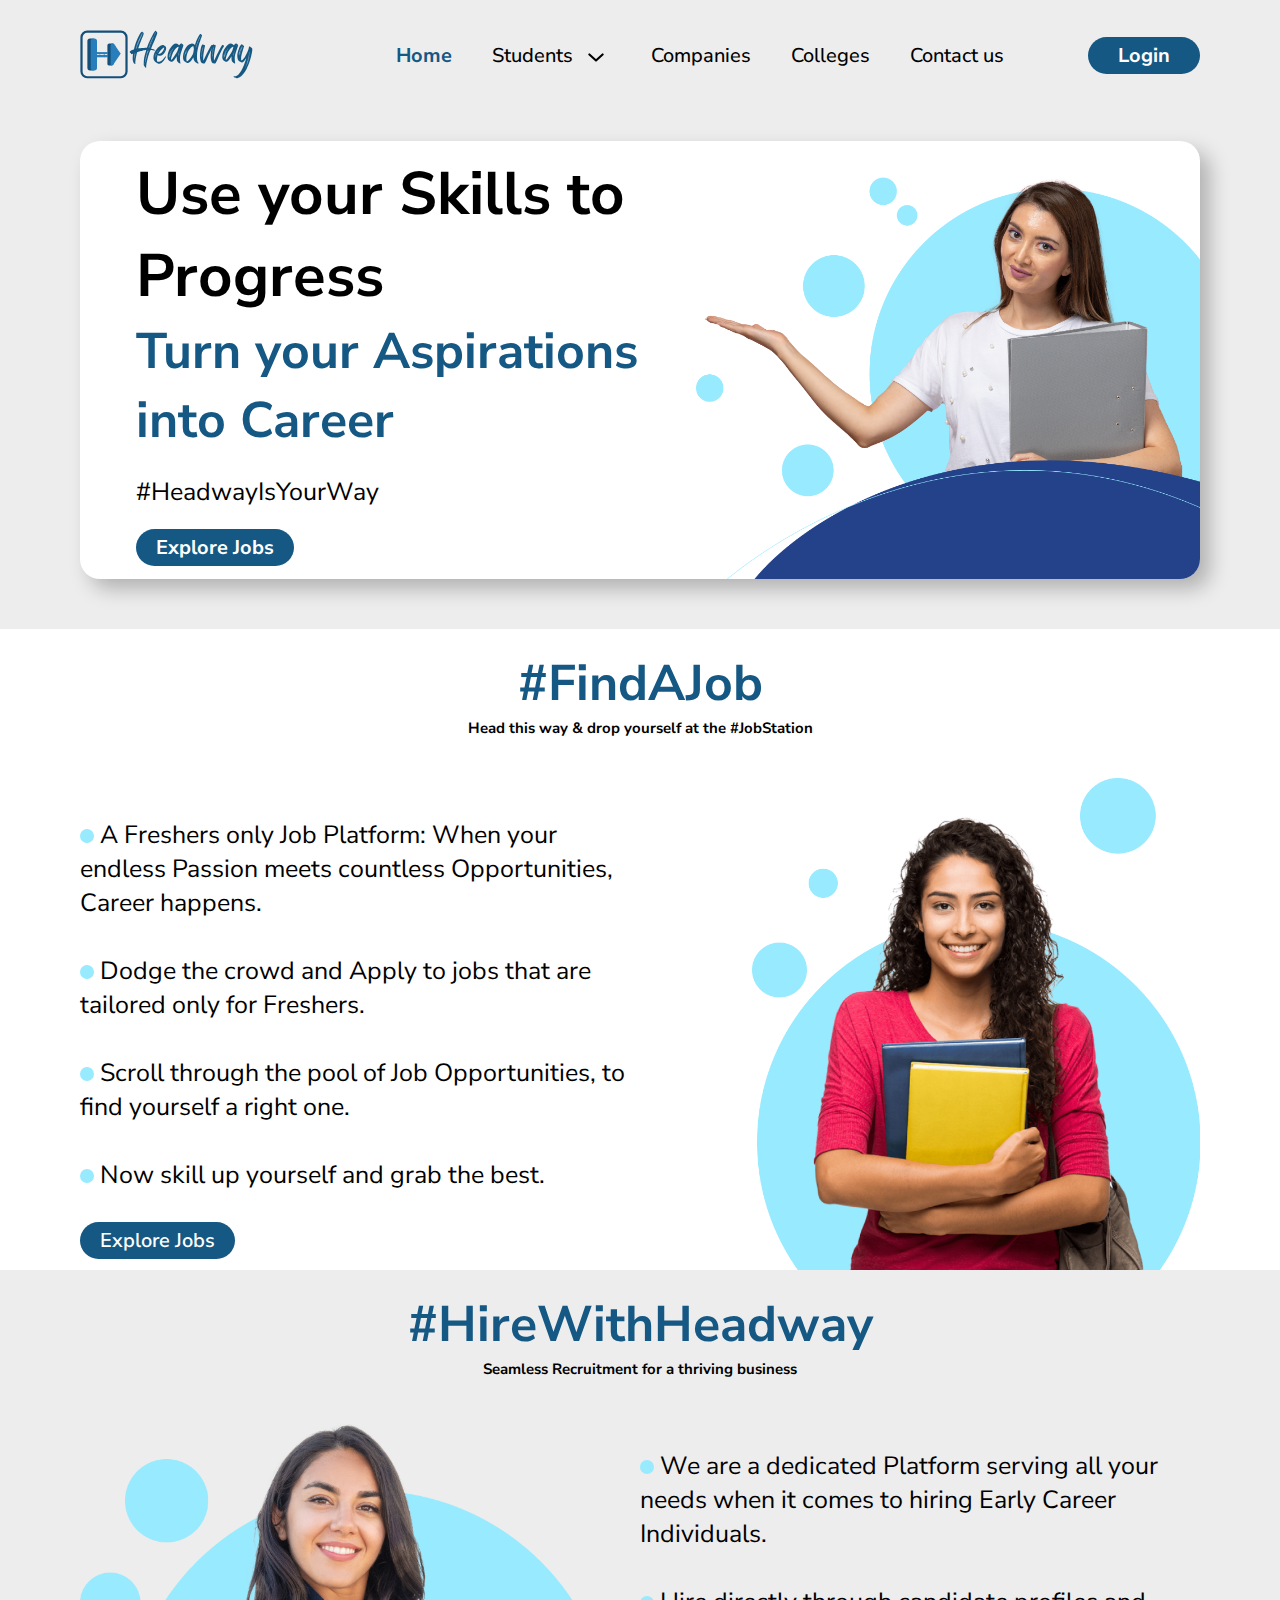
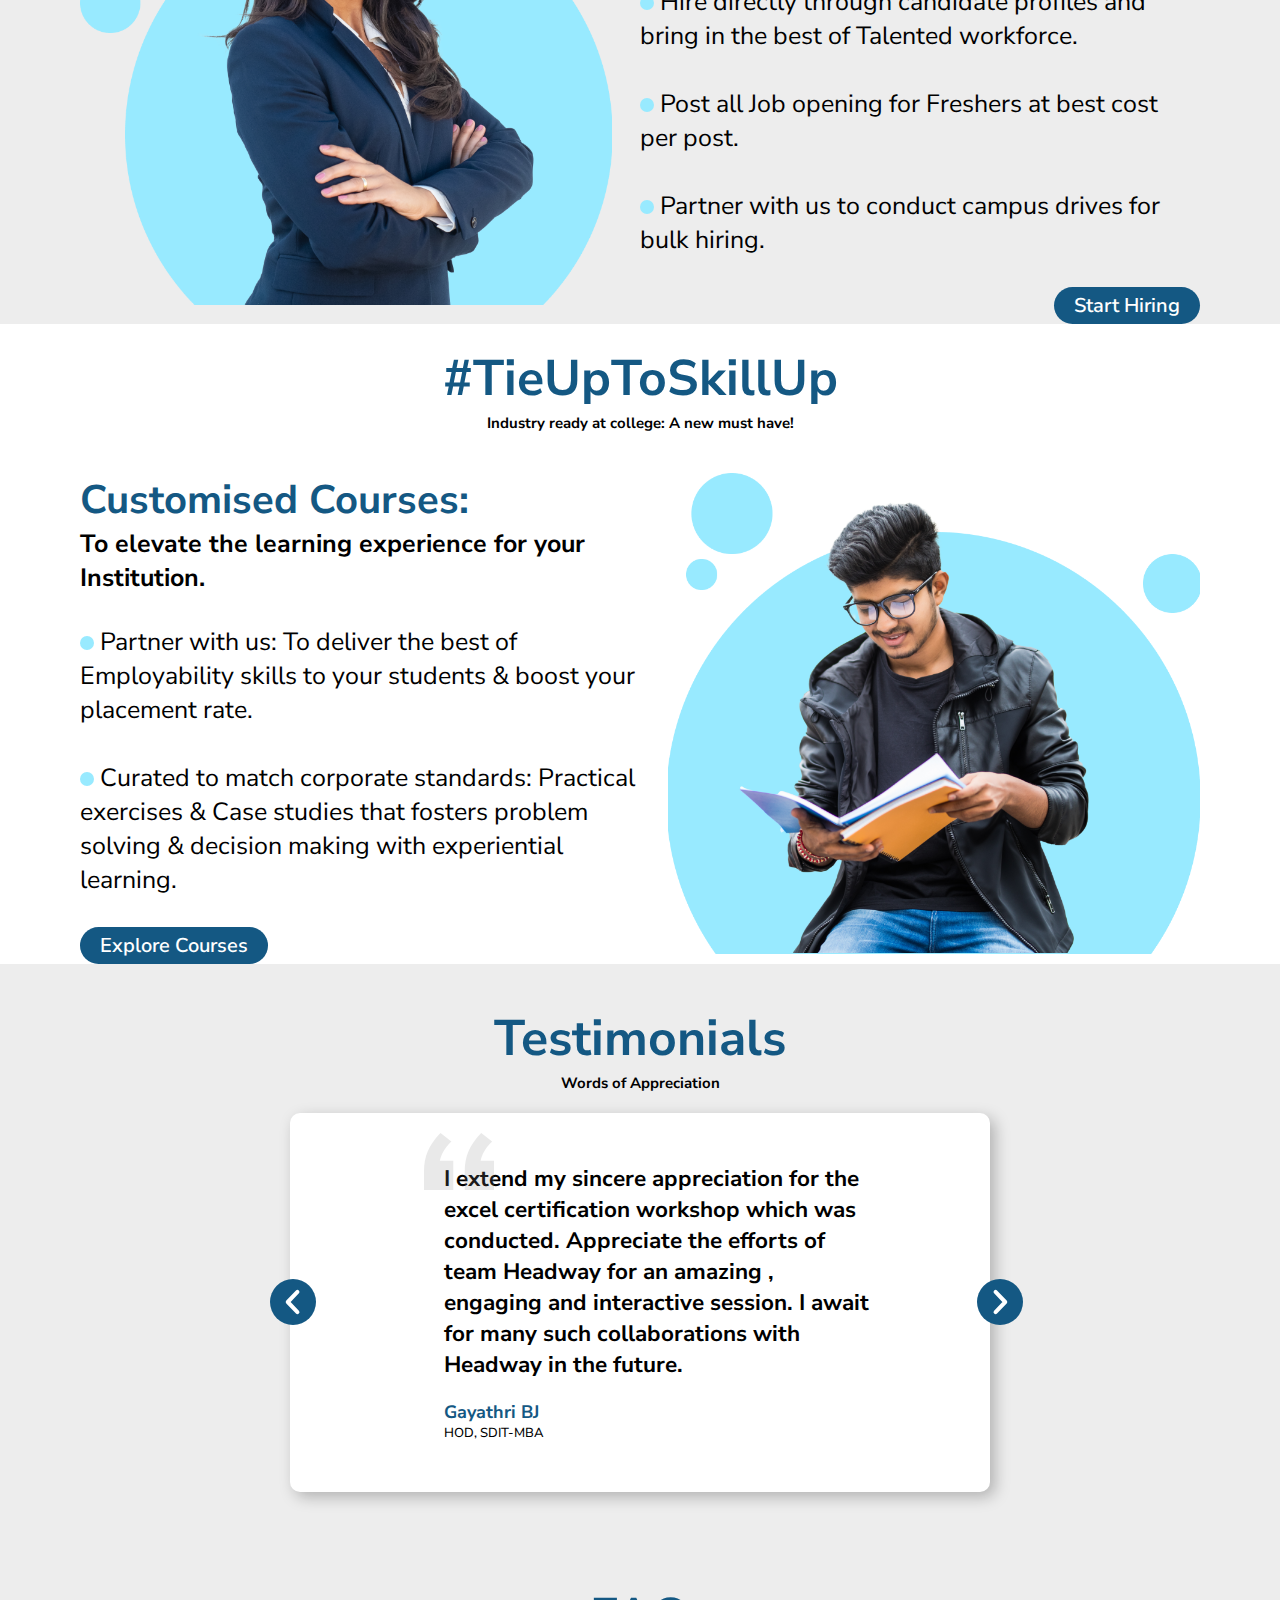
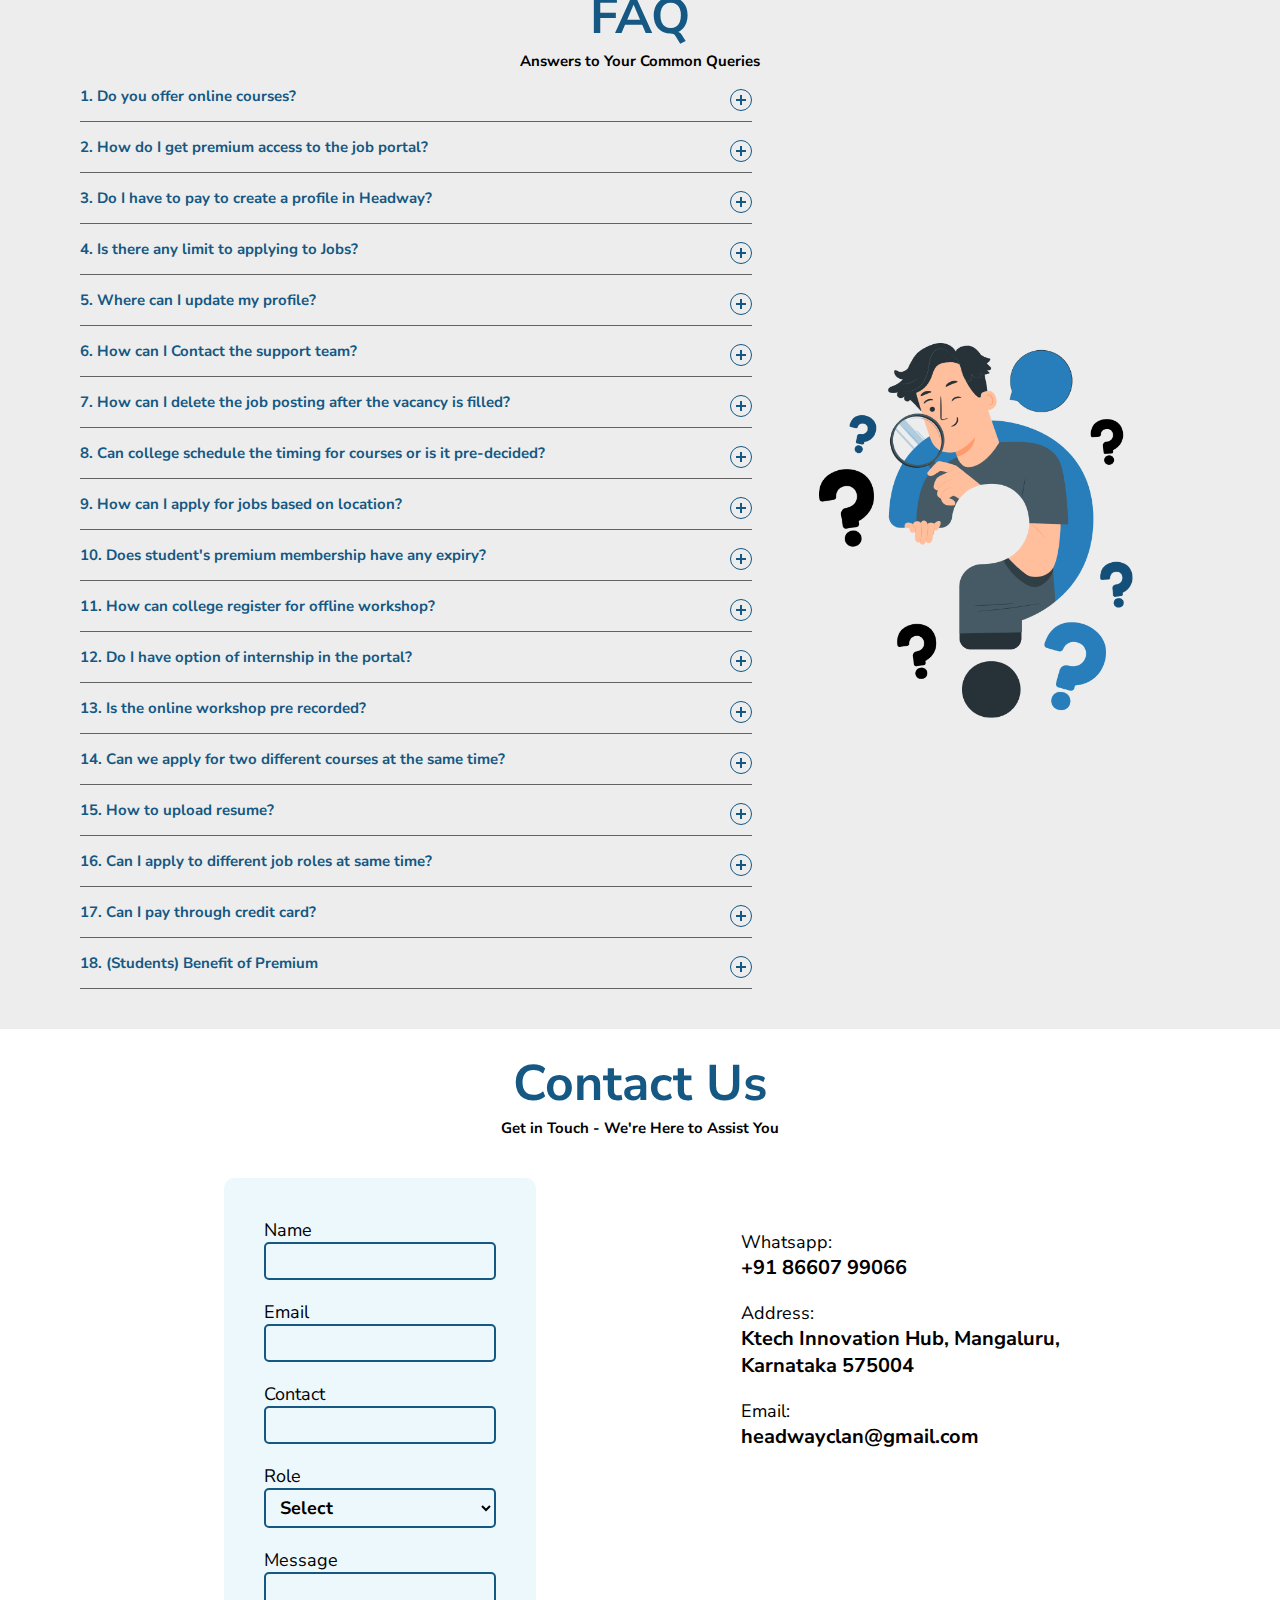
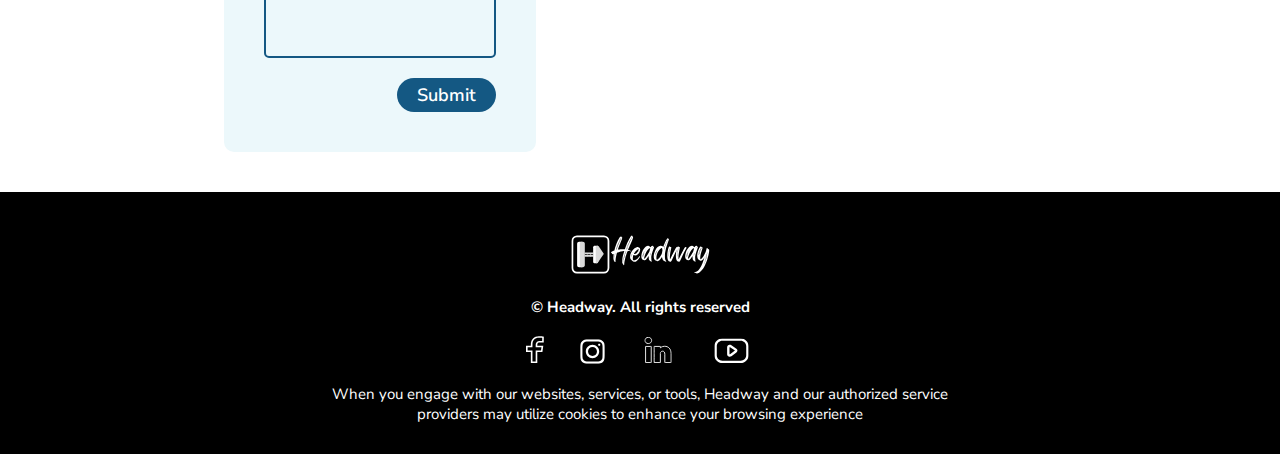
<file: html/index.html>
<!DOCTYPE html>
<html lang="en">
<head>
    <meta charset="UTF-8">
    <meta name="viewport" content="width=device-width, initial-scale=1.0">
    <title>Headway</title>
    <link rel="icon" type="image/x-icon" href="/assets/logos/favicon.png">

    <link rel="stylesheet" href="/css/style.css">
    <link rel="stylesheet" href="/css/media-query.css">

    <!-- <script src="/script/sliderController.js"></script> -->
    <script defer src="/script/navbarHandler.js"></script>
    <script defer src="/script/faqExpandedViewHandler.js"></script>
    <script defer src="/script/testimonialsHandler.js"></script>
</head>
<body>
    <section id="hero-section">
        <nav class="index-navbar-container index-navbar-container-hamburger">
            <a href="#"><img class="index-nav-logo" src="/assets/logos/Logo Original.svg" alt="headway logo"></a>
            <img class="menu-button" src="/assets/menu-button.svg" alt="">
                <img class="menu-close hidden" src="/assets/closw-button.svg" alt="">
                <div class="index-nav-res-container hidden">
                    <ul class="index-nav-entries-container">
                        <a href=""><li class="index-nav-entries">Home</li></a>
                        <div class="nav-student-container" href="">
                    <li class="index-nav-entries nav-list-student">Students <img src="/assets/select-icon.svg" alt=""></li>
                    <div class="nav-student-dropdown">
                        <div class="dummy-div">
                            <a href="/html/jobs.html">Jobs</a>
                            <a href="/html/workshop.html">Workshops</a>
                        </div>
                    </div>
                </div>
                        <a href=""><li class="index-nav-entries">Companies</li></a>
                        <a href=""><li class="index-nav-entries">Colleges</li></a>
                        <a href="#contactus-section"><li class="index-nav-entries">Contact us</li></a>
                    </ul>
                    <a class="index-nav-login-btn" href="#">Login</a>
                    <h6>View Profile</h6>
                </div>
  
        </nav>

        <nav class="index-navbar-container index-navbar-container-large">
            <a href="#"><img class="index-nav-logo" src="/assets/logos/Logo Original.svg" alt="headway logo"></a>
            <ul class="index-nav-entries-container">
                <a href=""><li class="index-nav-entries nav-selected">Home</li></a>
                <div class="nav-student-container" href="">
                    <li class="index-nav-entries nav-list-student">Students <img src="/assets/select-icon.svg" alt=""></li>
                    <div class="nav-student-dropdown">
                        <div class="dummy-div">
                            <a href="/html/jobs.html">Jobs</a>
                            <a href="/html/workshop.html">Workshops</a>
                        </div>
                    </div>
                </div>
                
                <a href="/html/company.html"><li class="index-nav-entries">Companies</li></a>
                <a href="/html/colleges.html"><li class="index-nav-entries">Colleges</li></a>
                <a href="#contactus-section"><li class="index-nav-entries index-nav-entries-contactus">Contact us</li></a>
            </ul>
            <a class="index-nav-login-btn" href="#">Login</a>
            <!-- <div class="profile-icon-container">
                <img class="profile-icon" src="/assets/profile-icon.svg"/>
            </div>            -->
        </nav>
        <div class="slider-container">
            <div class="mySlides fade">
                <!-- <div class="numbertext">1 / 3</div> -->
                <div class="slider-content-container">
                    <p class="index-slider-head">Use your Skills to Progress</p>
                    <p class="index-slider-sub">Turn your Aspirations into Career</p>
                    <p class="index-slider-para">#HeadwayIsYourWay</p>
                    <a class="index-slider-button" href="/html/jobs.html">Explore Jobs</a>
                </div>
                <img class="slider-image" src="/assets/Index Banner 01.jpg">
                <!-- <div class="text">Caption Text</div> -->
            </div>
        </div>
    </section>

    <section id="courses-section">
        <div class="courses-head-container">
            <h2>#FindAJob</h2>
            <p>Head this way & drop yourself at the #JobStation</p>
        </div>
        <div class="courses-content-container">
            <div class="courses-content-div">
                <!-- <h3><span>A Freshers only Job Platform:</span> <br> When your endless Passion meets countless Opportunities, Career happens.</h3> -->
                <p><img src="/assets/bullet-point.svg" alt=""> A Freshers only Job Platform: When your endless Passion meets countless Opportunities, Career happens.<br><br>
                <img src="/assets/bullet-point.svg" alt=""> Dodge the crowd and Apply to jobs that are tailored only for Freshers.<br><br>
                <img src="/assets/bullet-point.svg" alt=""> Scroll through the pool of Job Opportunities, to find yourself a right one.<br><br>
                <img src="/assets/bullet-point.svg" alt=""> Now skill up yourself and grab the best.
                </p>
                <a href="/html/jobs.html">Explore Jobs</a>
            </div>
            <div class="courses-content-image">
                <img src="/assets/Index Courses.png" alt="">
            </div>
            
        </div>
    </section>

    <section id="compaies-section">
        <div class="courses-head-container">
            <h2>#HireWithHeadway</h2>
            <p>Seamless Recruitment for a thriving business</p>
        </div>
        <div class="courses-content-container">
            <div class="companies-content-image courses-content-image">
                <img src="/assets/Index Companies.png" alt="">
            </div>
            <div class="companies-content-div courses-content-div">
                <p><img src="/assets/bullet-point.svg" alt=""> We are a dedicated Platform serving all your needs when it comes to hiring Early Career Individuals.<br><br>
                <img src="/assets/bullet-point.svg" alt=""> Hire directly through candidate profiles and bring in the best of Talented workforce.<br><br>
                <img src="/assets/bullet-point.svg" alt=""> Post all Job opening for Freshers at best cost per post.<br><br>
                <img src="/assets/bullet-point.svg" alt=""> Partner with us to conduct campus drives for bulk hiring.
                </p>
                <a href="/html/company.html">Start Hiring</a>
            </div>
        </div>
    </section>

    <section id="jobseekers-section">
        <div class="courses-head-container">
            <h2>#TieUpToSkillUp</h2>
            <p>Industry ready at college: A new must have!</p>
        </div>
        <div class="courses-content-container">
            <div class="courses-content-div">
                <h3><span>Customised Courses:</span> <br>To elevate the learning experience for your Institution.</h3>
                <p><img src="/assets/bullet-point.svg" alt=""> Partner with us: To deliver the best of Employability skills to your students & boost your placement rate.<br><br>
                <img src="/assets/bullet-point.svg" alt=""> Curated to match corporate standards: Practical exercises & Case studies that fosters problem solving & decision making with experiential learning.
                </p>
                <a href="/html/colleges.html">Explore Courses</a>
            </div>
            <div class="jobseekers-content-image courses-content-image">
                <img src="/assets/Index Job Seekers.png" alt="">
        </div>
        </div>
    </section>
    <section id="testimonials">
    <div class="courses-head-container">
        <h2>Testimonials</h2>
        <p>Words of Appreciation</p>
    </div>
    <div class="testimonial-container">
        <div class="testimonial-div">
            <a class="test-move-button-left"><img src="/assets/testmonial-button.svg" alt=""></a>
            <a class="test-move-button-right"><img src="/assets/testmonial-button-right.svg" alt=""></a>
            <div class="testimonial-content-div">
                <img src="/assets/Quote.svg" alt="">
                <p id="testimonial-text">Headway revolutionized our recruitment. Top-notch candidates, seamless process, and a true growth partner</p>
                <div class="testimonial-author-div" id="testimonial-author">
                    <h4 id="testimonial-author-name">Elon Musk</h4>
                    <label id="testimonial-author-designation">CEO, Tesla</label>
                </div>
            </div>
        </div>
    </div>
</section>

    <!-- <section id="testimonials">
        <div class="courses-head-container">
            <h2>Testimonials</h2>
            <p>What Our Partners Say</p>
        </div>
        <div class="testimonial-container">
            <div class="testimonial-div">
                <a class="test-move-button-left"><img src="/assets/testmonial-button.svg" alt=""></a>
                <a class="test-move-button-right"><img src="/assets/testmonial-button-right.svg" alt=""></a>
                <div class="testimonial-content-div">
                    <img src="/assets/Quote.svg" alt="">
                    <p id="testimonial-text">Headway revolutionized our recruitment. Top-notch candidates, seamless process, and a true growth partner</p>
                    <div class="testimonial-author-div" id="testimonial-author">
                        <h4 id="testimonial-author">Elon Musk</h4>
                        <label id="testimonial-designation">CEO, Tesla</label>
                    </div>
                </div>
            </div>
        </div>
    </section> -->
    <!-- <section id="partners">
        <h5 class="partners-sec-heading">Trusted Partners</h5>
        <div class="partners-container">
            <div class="partner-logos-container">
                <div class="partner-logo-div">
                    <img src="/assets/Partner Logos/01.svg" alt="">
                </div>
                <div class="partner-logo-div">
                    <img src="/assets/Partner Logos/02.svg" alt="">
                </div>
                <div class="partner-logo-div">
                    <img src="/assets/Partner Logos/03.svg" alt="">
                </div>
                <div class="partner-logo-div">
                    <img src="/assets/Partner Logos/04.svg" alt="">
                </div>
                <div class="partner-logo-div">
                    <img src="/assets/Partner Logos/05.svg" alt="">
                </div>
                <div class="partner-logo-div">
                    <img src="/assets/Partner Logos/01.svg" alt="">
                </div>
                <div class="partner-logo-div">
                    <img src="/assets/Partner Logos/02.svg" alt="">
                </div>
                <div class="partner-logo-div">
                    <img src="/assets/Partner Logos/03.svg" alt="">
                </div>
                <div class="partner-logo-div">
                    <img src="/assets/Partner Logos/04.svg" alt="">
                </div>
                <div class="partner-logo-div">
                    <img src="/assets/Partner Logos/05.svg" alt="">
                </div>
            </div>
        </div>
    </section> -->
    <section id="faq-section">
        <div class="courses-head-container">
            <h2>FAQ</h2>
            <p>Answers to Your Common Queries</p>
        </div>
        <div class="faq-content-container">
            <div class="accordion">
                <div class="accordion-item">
                    <button id="accordion-button-1" aria-expanded="false">
                        <span class="accordion-title">1. Do you offer online courses?</span>
                        <span class="icon" aria-hidden="true"></span>
                    </button>
                    <div class="accordion-content">
                        <p>
                        As of now we have only offline courses available, we are working and the online part for updates
follow our Instagram account.
                        </p>
                    </div>
                </div>
                <div class="accordion-item">
                    <button id="accordion-button-1" aria-expanded="false">
                        <span class="accordion-title">2. How do I get premium access to the job portal?</span>
                        <span class="icon" aria-hidden="true"></span>
                    </button>
                    <div class="accordion-content">
                        <p>
                        Candidate/ students can avail premium access in job portal by registering and attending to our
placement training workshop, also student who have already done courses through us will get the
premium access.
                        </p>
                    </div>
                </div>
                <div class="accordion-item">
                    <button id="accordion-button-1" aria-expanded="false">
                        <span class="accordion-title">3. Do I have to pay to create a profile in Headway?</span>
                        <span class="icon" aria-hidden="true"></span>
                    </button>
                    <div class="accordion-content">
                        <p>
                        There is no registration fee for any of the user let it be colleges, candiadate/students or thr
companies, free registration!!
premium access.
                        </p>
                    </div>
                </div>
                <div class="accordion-item">
                    <button id="accordion-button-1" aria-expanded="false">
                        <span class="accordion-title">4. Is there any limit to applying to Jobs?</span>
                        <span class="icon" aria-hidden="true"></span>
                    </button>
                    <div class="accordion-content">
                        <p>
                        There is no limit to how many jobs the candidate can apply.
premium access.
                        </p>
                    </div>
                </div>
                <div class="accordion-item">
                    <button id="accordion-button-1" aria-expanded="false">
                        <span class="accordion-title">5. Where can I update my profile?</span>
                        <span class="icon" aria-hidden="true"></span>
                    </button>
                    <div class="accordion-content">
                        <p>
                        For updating the profile, you have to go the dashboard after login in right top you will have the
option to edit your profile.
                        </p>
                    </div>
                </div>
                <div class="accordion-item">
                    <button id="accordion-button-1" aria-expanded="false">
                        <span class="accordion-title">6. How can I Contact the support team?</span>
                        <span class="icon" aria-hidden="true"></span>
                    </button>
                    <div class="accordion-content">
                        <p>
                        You contact as -----@gmail or phone number or insta
                        </p>
                    </div>
                </div>
                <div class="accordion-item">
                    <button id="accordion-button-1" aria-expanded="false">
                        <span class="accordion-title">7. How can I delete the job posting after the vacancy is filled?</span>
                        <span class="icon" aria-hidden="true"></span>
                    </button>
                    <div class="accordion-content">
                        <p>
                        You can close the posting by status to closed.
                        </p>
                    </div>
                </div>
                <div class="accordion-item">
                    <button id="accordion-button-1" aria-expanded="false">
                        <span class="accordion-title">8. Can college schedule the timing for courses or is it pre-decided?</span>
                        <span class="icon" aria-hidden="true"></span>
                    </button>
                    <div class="accordion-content">
                        <p>
                        The timing can be decided as per convenience.
                        </p>
                    </div>
                </div>
                <div class="accordion-item">
                    <button id="accordion-button-1" aria-expanded="false">
                        <span class="accordion-title">9. How can I apply for jobs based on location?</span>
                        <span class="icon" aria-hidden="true"></span>
                    </button>
                    <div class="accordion-content">
                        <p>
                        In job search page there is a filter option where u can filter the job location based of your choice.
                        </p>
                    </div>
                </div>
                <div class="accordion-item">
                    <button id="accordion-button-1" aria-expanded="false">
                        <span class="accordion-title">10. Does student's premium membership have any expiry?</span>
                        <span class="icon" aria-hidden="true"></span>
                    </button>
                    <div class="accordion-content">
                        <p>
                        Once you go premium you have the access.
                        </p>
                    </div>
                </div>
                <div class="accordion-item">
                    <button id="accordion-button-1" aria-expanded="false">
                        <span class="accordion-title">11. How can college register for offline workshop?</span>
                        <span class="icon" aria-hidden="true"></span>
                    </button>
                    <div class="accordion-content">
                        <p>
                        Click at the college section in the home page and then click at the workshop option and fill the
form for workshop there u will have option to select the mode of workshop select offline mode.
                        </p>
                    </div>
                </div>
                <div class="accordion-item">
                    <button id="accordion-button-1" aria-expanded="false">
                        <span class="accordion-title">12. Do I have option of internship in the portal?</span>
                        <span class="icon" aria-hidden="true"></span>
                    </button>
                    <div class="accordion-content">
                        <p>
                        In the job section we have option fulltime job, internship and also freelancing. You can select
them from the filter option.
                        </p>
                    </div>
                </div>
                <div class="accordion-item">
                    <button id="accordion-button-1" aria-expanded="false">
                        <span class="accordion-title">13. Is the online workshop pre recorded?</span>
                        <span class="icon" aria-hidden="true"></span>
                    </button>
                    <div class="accordion-content">
                        <p>
                        The online workshops are in live session for better understanding and real time doubt solving.
                        </p>
                    </div>
                </div>
                <div class="accordion-item">
                    <button id="accordion-button-1" aria-expanded="false">
                        <span class="accordion-title">14. Can we apply for two different courses at the same time?</span>
                        <span class="icon" aria-hidden="true"></span>
                    </button>
                    <div class="accordion-content">
                        <p>
                        Yes, College can apply to any number of courses at the same time but the schedule might have to
be discussed properly.
                        </p>
                    </div>
                </div>
                <div class="accordion-item">
                    <button id="accordion-button-1" aria-expanded="false">
                        <span class="accordion-title">15. How to upload resume?</span>
                        <span class="icon" aria-hidden="true"></span>
                    </button>
                    <div class="accordion-content">
                        <p>
                        While creating your profile you have to upload your resume their, there is option to update
resume in edit profile.
                        </p>
                    </div>
                </div>
                <div class="accordion-item">
                    <button id="accordion-button-1" aria-expanded="false">
                        <span class="accordion-title">16. Can I apply to different job roles at same time?</span>
                        <span class="icon" aria-hidden="true"></span>
                    </button>
                    <div class="accordion-content">
                        <p>
                        Yes, there is not limit to applying
                        </p>
                    </div>
                </div>
                <div class="accordion-item">
                    <button id="accordion-button-1" aria-expanded="false">
                        <span class="accordion-title">17. Can I pay through credit card?</span>
                        <span class="icon" aria-hidden="true"></span>
                    </button>
                    <div class="accordion-content">
                        <p>
                        Yes, any type of card payment is possible
                        </p>
                    </div>
                </div>
                <div class="accordion-item">
                    <button id="accordion-button-1" aria-expanded="false">
                        <span class="accordion-title">18. (Students) Benefit of Premium</span>
                        <span class="icon" aria-hidden="true"></span>
                    </button>
                    <div class="accordion-content">
                        <p>
                        Get access to apply to all type of jobs they are interested in
                        </p>
                    </div>
                </div>
            </div>
            
            <div class="faq-image-div">
                <img src="/assets/FAQ.png" alt="">
            </div>
        </div>
    </section>
    <section id="contactus-section">
        <div class="courses-head-container">
            <h2>Contact Us</h2>
            <p>Get in Touch - We're Here to Assist You</p>
        </div>
        <div class="contact-us-content-container">
            <div class="contactus-form-container">
                <form action="" class="contactus-form">
                    <div class="contactus-entries-container">
                        <label for="name">Name</label>
                        <input type="text">
                    </div>
                    <div class="contactus-entries-container">
                        <label for="email">Email</label>
                        <input type="email">
                    </div>
                    <div class="contactus-entries-container">
                        <label for="contact">Contact</label>
                        <input type="tel">
                    </div>
                    <div class="contactus-entries-container">
                        <label for="contact">Role</label>
                        <select name="role" id="role">
                            <option value="" disabled selected>Select</option>
                            <option value="Student">Student</option>
                            <option value="College">College</option>
                            <option value="Company">Company</option>
                        </select>
                    </div>
                    <div class="contactus-entries-container">
                        <label for="message">Message</label>
                        <textarea name="" id="" cols="30" rows="3"></textarea>
                    </div>
                    <input class="contactus-submit-btn" type="submit" value="Submit">
                </form>
            </div>
            <div class="contactus-contact-details-container">
                <div class="contactus-contact-details-div">
                    <div class="contactus-entries-div">
                        <label for="contact">Whatsapp:</label>
                        <h4>+91 86607 99066</h4>
                    </div>
                    <div class="contactus-entries-div">
                        <label for="contact">Address:</label>
                        <h4>Ktech Innovation Hub, Mangaluru, <br> Karnataka 575004</h4>
                    </div>
                    <div class="contactus-entries-div">
                        <label for="contact">Email:</label>
                        <h4>headwayclan@gmail.com</h4>
                    </div>
                </div>
                <iframe src="https://www.google.com/maps/embed?pb=!1m18!1m12!1m3!1d3889.3144290078158!2d74.8386864752002!3d12.887491987420269!2m3!1f0!2f0!3f0!3m2!1i1024!2i768!4f13.1!3m3!1m2!1s0x3ba35a682812e959%3A0x7600d08ed0eb0778!2sK-tech%20Innovation%20Hub%2C(CIF)%20IKP!5e0!3m2!1sen!2sin!4v1705236470734!5m2!1sen!2sin" class="contactus-map" style="border:0;" allowfullscreen="" loading="lazy" referrerpolicy="no-referrer-when-downgrade"></iframe>
            </div>
        </div>
    </section>
    <footer id="index-footer">
        <img src="/assets/logos/Logo White.svg" alt="">
        <h5>© Headway. All rights reserved</h5>
        <div class="footer-socialmedia-div">
            <a href="https://www.facebook.com/Headway.co.in"><img src="/assets/logos/Social Media/FB.svg" alt=""></a>
            <a href="https://www.instagram.com/headway_official_"><img src="/assets/logos/Social Media/Instagram.svg" alt=""></a>
            <a href="https://www.linkedin.com/company/headwayofficial"><img src="/assets/logos/Social Media/LinkedIn.svg" alt=""></a>
            <a href="https://www.youtube.com/channel/UCCPQwd5NgMbIjCnNaEm1Ejw"><img src="/assets/logos/Social Media/YouTube.svg" alt=""></a>
        </div>
        <p>When you engage with our websites, services, or tools, Headway and our authorized service providers may utilize cookies to enhance your browsing experience</p>
    </footer>
</body>
</html>
</file>
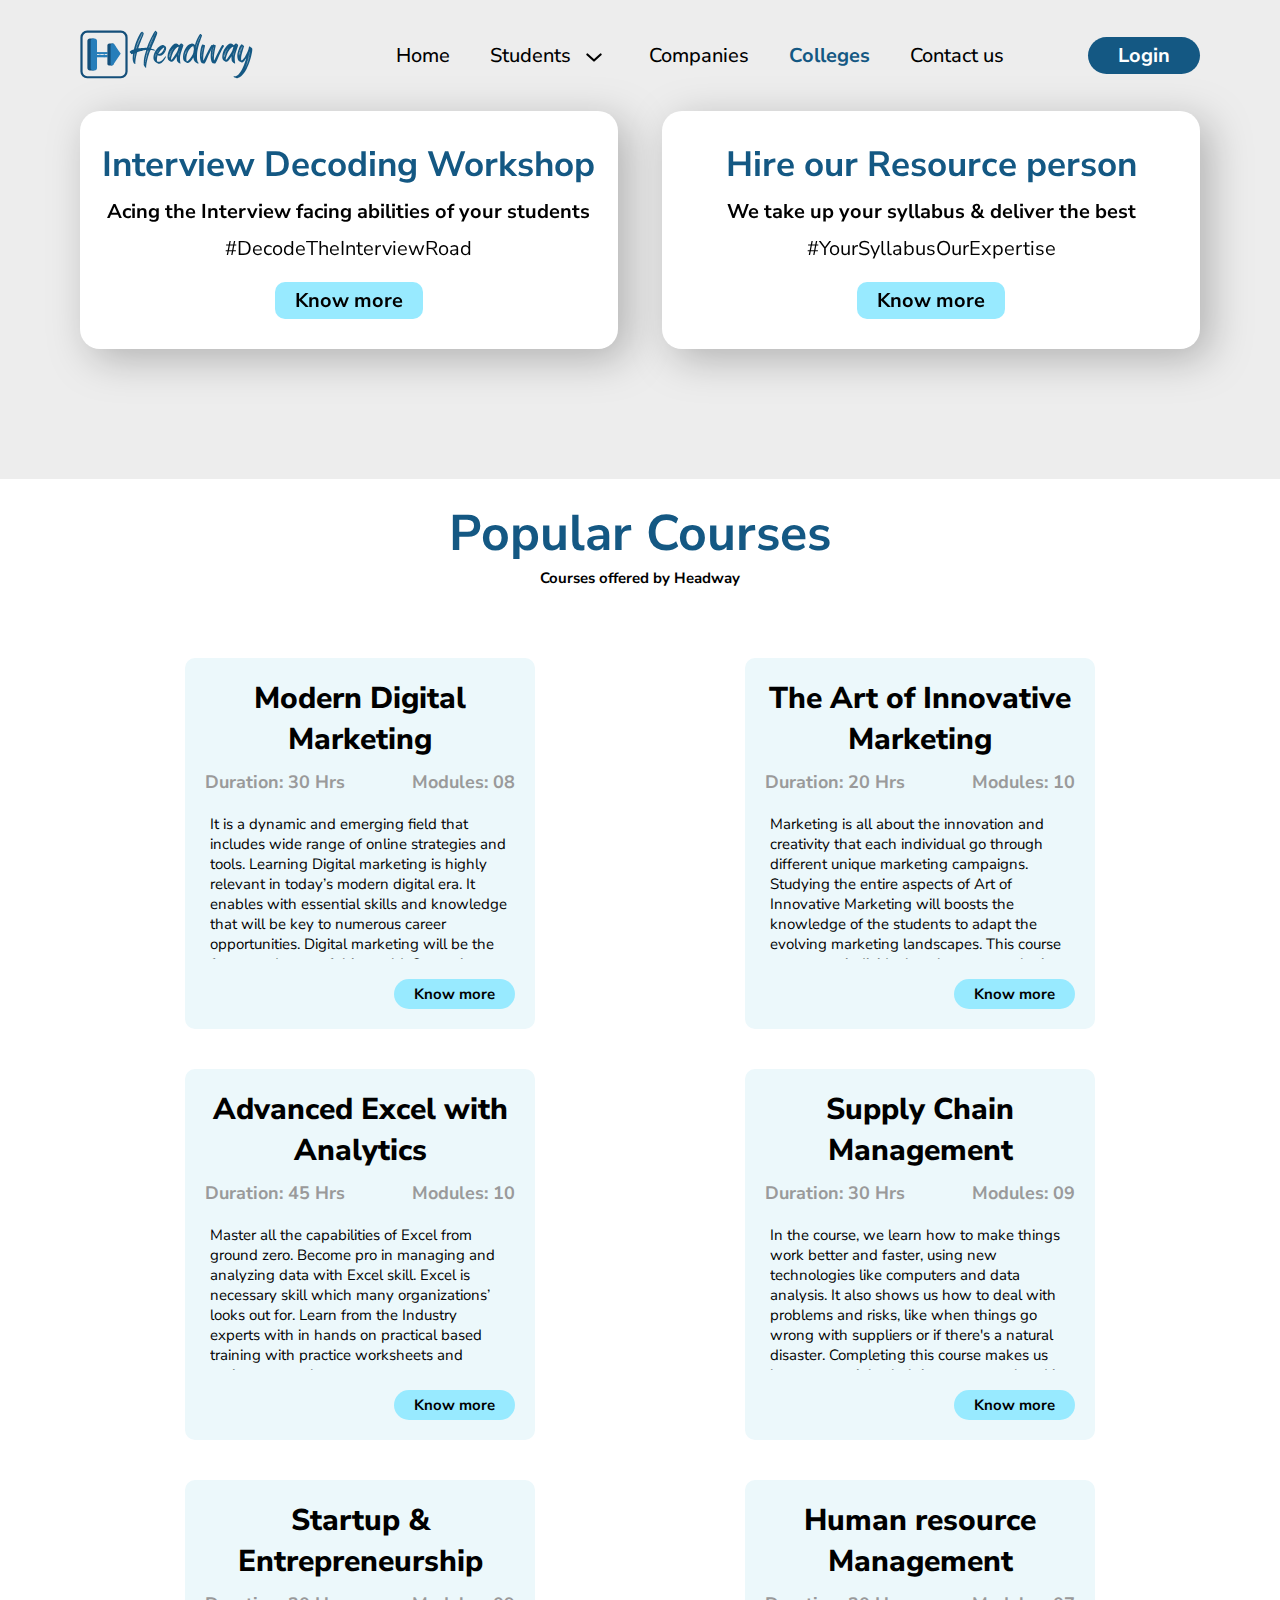
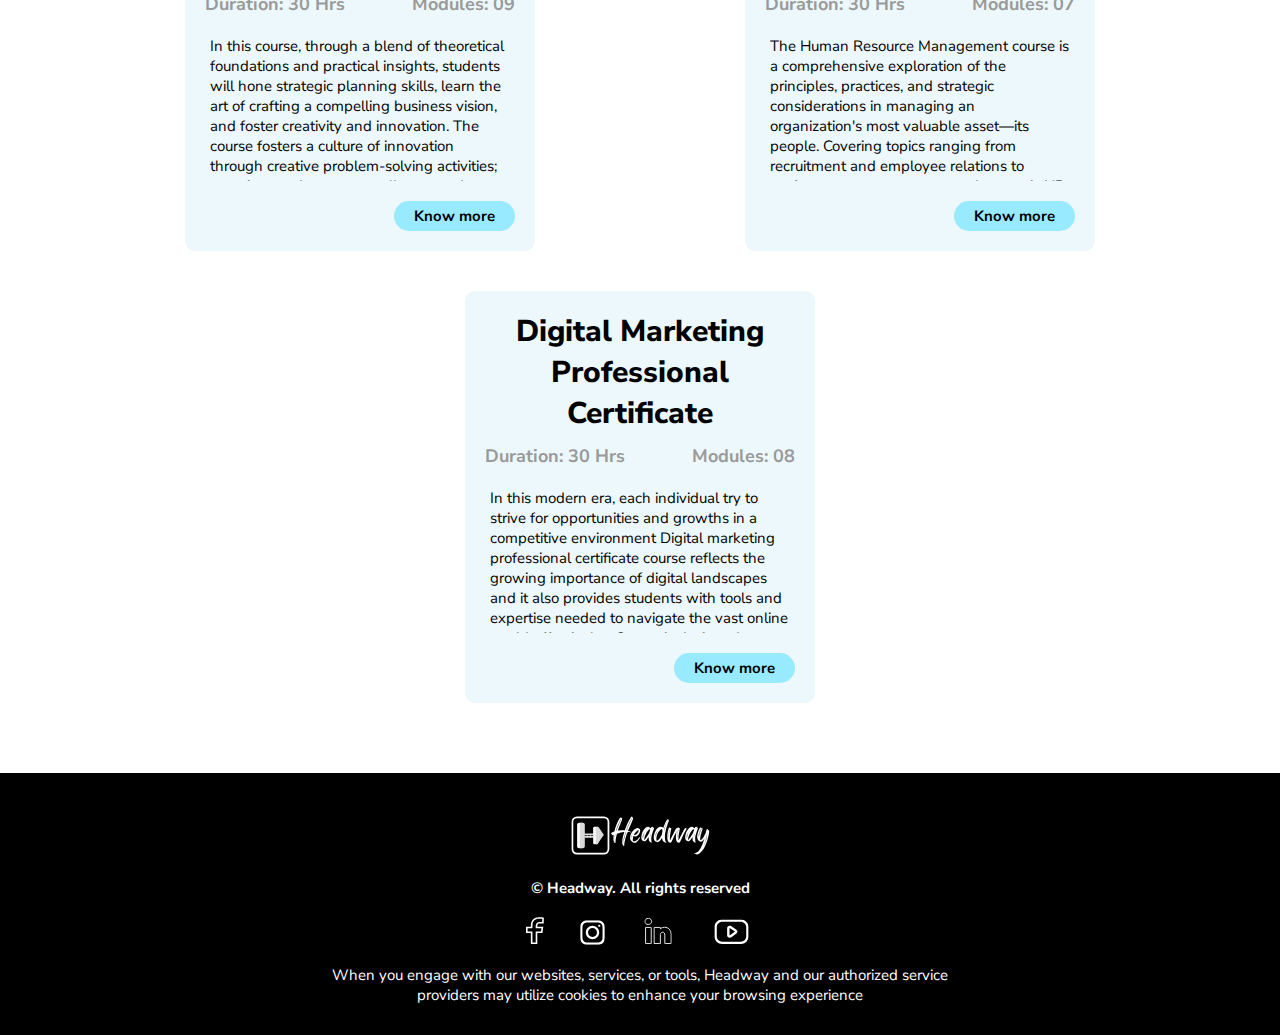
<file: html/colleges.html>
<!DOCTYPE html>
<html lang="en">
<head>
    <meta charset="UTF-8">
    <meta name="viewport" content="width=device-width, initial-scale=1.0">
    <title>Headway</title>
    <link rel="icon" type="image/x-icon" href="/assets/logos/favicon.png">

    <link rel="stylesheet" href="/css/style.css">
    <link rel="stylesheet" href="/css/media-query.css">

    <script defer src="/script/navbarHandler.js"></script>
    <script defer src="/script/enquiryPopupHandler.js"></script>
</head>
<body>
    <div class="enquiry-form-bg hidden">
        <div class="enuiry-form-container">
            <div class="enquiry-form-header">
                <h4>Enquiry Form</h4>
                <img class="enquiry-popup-close-btn" src="/assets/enquiry-close.svg" alt="">
            </div>
            <div class="enquiry-form-content-container">
                <div class="enquiry-form-course-details-container">
                    <div class="enquiry-form-course-details">
                        <p>
                            It is a dynamic and emerging field that includes wide range of online strategies and tools.
Learning Digital marketing is highly relevant in today’s modern digital era. It enables with
essential skills and knowledge that will be key to numerous career opportunities. Digital
marketing will be the future endeavor of this world. Course is designed to teach you through
hands-on training. Which means students will be practicing on the real scenarios of each and
every small topic <br><br>
Topics Covered<br>
Module 1: Basics of Digital Marketing<br>
Module 2: Social Media Marketing<br>
Module 3: Content Marketing<br>
Module 4: Gamification<br>
Module 5: Copywriting<br>
Module 6: Email Marketing<br>
Module 7: Art of Innovative Marketing<br>
Module 8: Headvvay’s Corporate Exercise<br><br>
Contact us for price enquiry
                        </p>
                    </div>
                </div>
                <div class="enquiry-form-contact-form-container">
                    <form class="enquiy-form" action="">
                        <div class="enquiry-form-entries-div">
                            <label for="name">Person Name</label>
                            <input type="text">
                        </div>
                        <div class="enquiry-form-entries-div">
                            <label for="name">College Name</label>
                            <input type="text">
                        </div>
                        <div class="enquiry-form-entries-div">
                            <label for="name">Email</label>
                            <input type="email">
                        </div>
                        <div class="enquiry-form-entries-div">
                            <label for="name">Contact</label>
                            <input type="tel">
                        </div>
                        <input class="enquiry-form-submit-btn" type="submit" value="Submit">
                    </form>
                </div>
            </div>
        </div>
    </div>
    <section id="hero-section" class="colleges-hero-sec">
        <nav class="index-navbar-container index-navbar-container-hamburger">
            <a href="#"><img class="index-nav-logo" src="/assets/logos/Logo Original.svg" alt="headway logo"></a>
            <img class="menu-button" src="/assets/menu-button.svg" alt="">
                <img class="menu-close hidden" src="/assets/closw-button.svg" alt="">
                <div class="index-nav-res-container hidden">
                    <ul class="index-nav-entries-container">
                        <a href=""><li class="index-nav-entries">Home</li></a>
                        <div class="nav-student-container" href="">
                    <li class="index-nav-entries nav-list-student">Students <img src="/assets/select-icon.svg" alt=""></li>
                    <div class="nav-student-dropdown">
                        <div class="dummy-div">
                            <a href="/html/jobs.html">Jobs</a>
                            <a href="/html/workshop.html">Workshops</a>
                        </div>
                    </div>
                </div>
                        <a href=""><li class="index-nav-entries">Companies</li></a>
                        <a href=""><li class="index-nav-entries">Colleges</li></a>
                        <a href="#contactus-section"><li class="index-nav-entries">Contact us</li></a>
                    </ul>
                    <a class="index-nav-login-btn" href="#">Login</a>
                    <h6>View Profile</h6>
                </div>
  
        </nav>

        <nav class="index-navbar-container index-navbar-container-large">
            <a href="/html/index.html"><img class="index-nav-logo" src="/assets/logos/Logo Original.svg" alt="headway logo"></a>
            <ul class="index-nav-entries-container">
                <a href="/html/index.html"><li class="index-nav-entries">Home</li></a>
                <div class="nav-student-container" href="">
                    <li class="index-nav-entries nav-list-student">Students <img src="/assets/select-icon.svg" alt=""></li>
                    <div class="nav-student-dropdown">
                        <div class="dummy-div">
                            <a href="/html/jobs.html">Jobs</a>
                            <a href="/html/workshop.html">Workshops</a>
                        </div>
                    </div>
                </div>
                
                <a href="/html/company.html"><li class="index-nav-entries">Companies</li></a>
                <a href="/html/colleges.html"><li class="index-nav-entries nav-selected">Colleges</li></a>
                <a href="/html/index.html#contactus-section"><li class="index-nav-entries index-nav-entries-contactus">Contact us</li></a>
            </ul>
            <a class="index-nav-login-btn" href="#">Login</a>
            <!-- <div class="profile-icon-container">
                <img class="profile-icon" src="/assets/profile-icon.svg"/>
            </div>            -->
        </nav>

        <div class="colleges-banner-container">
            <div class="colleges-banner-div">
                <div class="colleges-banner-content-div">
                    <h3>Interview Decoding Workshop</h3>
                    <p class="colleges-banner-content-para">Acing the Interview facing abilities of your students</p>
                    <p>#DecodeTheInterviewRoad </p>
                    <button>Know more</button>
                </div>
                <!-- <div class="colleges-banner-img-div">
                    <img src="/assets/college-workshop-banner.png" alt="">
                </div> -->
            </div>
            <div class="colleges-banner-div">
                <div class="colleges-banner-content-div">
                    <h3>Hire our Resource person</h3>
                    <p class="colleges-banner-content-para">We take up your syllabus &amp; deliver the best</p>
                    <p>#YourSyllabusOurExpertise</p>
                    <button>Know more</button>
                </div>
                <!-- <div class="colleges-banner-img-div">
                    <img src="/assets/college-resourceperson-banner.png" alt="">
                </div> -->
            </div>
        </div>
        
    </section>

    <section id="courses-section" class="offered-course-sec">
        <div class="courses-head-container">
            <h2>Popular Courses</h2>
            <p>Courses offered by Headway</p>
        </div>
        <div class="offered-courses-container">
            <div class="courses-card-div">
                <h3>Modern Digital Marketing</h3>
                <div class="courses-card-dur-details-container">
                    <h5>Duration: <span>30 Hrs</span> </h5>
                    <h5>Modules: <span>08</span> </h5>
                </div>
                <p>It is a dynamic and emerging field that includes wide range of online strategies and tools.
Learning Digital marketing is highly relevant in today’s modern digital era. It enables with
essential skills and knowledge that will be key to numerous career opportunities. Digital
marketing will be the future endeavor of this world. Course is designed to teach you through
hands-on training. Which means students will be practicing on the real scenarios of each and
every small topic</p>
                <button id="knowmore-btn">Know more</button>
            </div>

            <div class="courses-card-div">
                <h3>The Art of Innovative Marketing</h3>
                <div class="courses-card-dur-details-container">
                    <h5>Duration: <span>20 Hrs</span> </h5>
                    <h5>Modules: <span>10</span> </h5>
                </div>
                <p>Marketing is all about the innovation and creativity that each individual go through different
unique marketing campaigns. Studying the entire aspects of Art of Innovative Marketing will
boosts the knowledge of the students to adapt the evolving marketing landscapes. This course
empowers individuals to become marketing innovators enabling to contribute innovative
ideas and strategies to the organization they work for.</p>
                <button>Know more</button>
            </div>

            <div class="courses-card-div">
                <h3>Advanced Excel with Analytics</h3>
                <div class="courses-card-dur-details-container">
                    <h5>Duration: <span>45 Hrs</span> </h5>
                    <h5>Modules: <span>10</span> </h5>
                </div>
                <p>Master all the capabilities of Excel from ground zero. Become pro in managing and analyzing
data with Excel skill. Excel is necessary skill which many organizations’ looks out for. Learn
from the Industry experts with in hands on practical based training with practice worksheets and
projects to work on</p>
                <button>Know more</button>
            </div>

            <div class="courses-card-div">
                <h3>Supply Chain Management</h3>
                <div class="courses-card-dur-details-container">
                    <h5>Duration: <span>30 Hrs</span> </h5>
                    <h5>Modules: <span>09</span> </h5>
                </div>
                <p>In the course, we learn how to make things work better and faster, using new technologies
like computers and data analysis. It also shows us how to deal with problems and risks, like
when things go wrong with suppliers or if there&#39;s a natural disaster. Completing this course
makes us better at our jobs, helping us move ahead in our careers. Overall, this course is like
a guide for making good decisions and being successful in the business world.</p>
                <button>Know more</button>
            </div>

            <div class="courses-card-div">
                <h3>Startup & Entrepreneurship</h3>
                <div class="courses-card-dur-details-container">
                    <h5>Duration: <span>30 Hrs</span> </h5>
                    <h5>Modules: <span>09</span> </h5>
                </div>
                <p>In this course, through a blend of theoretical foundations and practical insights, students will
hone strategic planning skills, learn the art of crafting a compelling business vision, and
foster creativity and innovation. The course fosters a culture of innovation through creative
problem-solving activities; ensuring graduates are well-prepared to navigate the dynamic
landscape of entrepreneurship.</p>
                <button>Know more</button>
            </div>

            <div class="courses-card-div">
                <h3>Human resource Management</h3>
                <div class="courses-card-dur-details-container">
                    <h5>Duration: <span>30 Hrs</span> </h5>
                    <h5>Modules: <span>07</span> </h5>
                </div>
                <p>The Human Resource Management course is a comprehensive exploration of the principles,
practices, and strategic considerations in managing an organization&#39;s most valuable asset—its
people. Covering topics ranging from recruitment and employee relations to performance
management and strategic HR planning, this course equips participants with the skills to
navigate the dynamic landscape of human resources. Through a combination of theoretical
insights and practical case studies, students gain a deep understanding of the role of HR in
fostering organizational success. With a focus on contemporary issues and emerging trends
in HR.</p>
                <button>Know more</button>
            </div>
            
            <div class="courses-card-div">
                <h3>Digital Marketing Professional Certificate</h3>
                <div class="courses-card-dur-details-container">
                    <h5>Duration: <span>30 Hrs</span> </h5>
                    <h5>Modules: <span>08</span> </h5>
                </div>
                <p>In this modern era, each individual try to strive for opportunities and growths in a
competitive environment Digital marketing professional certificate course reflects the
growing importance of digital landscapes and it also provides students with tools and
expertise needed to navigate the vast online world effectively. . Course is designed to teach
you through hands-on training. Which means students will be practicing on the real
scenarios of each and every small topic. Learn in depth about all the aspects that comes under
Digital marketing from basics to analytics skills that are required to be a pro.</p>
                <button>Know more</button>
            </div>

        </div>
    </section>
    <footer id="index-footer">
        <img src="/assets/logos/Logo White.svg" alt="">
        <h5>© Headway. All rights reserved</h5>
        <div class="footer-socialmedia-div">
            <a href="https://www.facebook.com/Headway.co.in"><img src="/assets/logos/Social Media/FB.svg" alt=""></a>
            <a href="https://www.instagram.com/headway_official_"><img src="/assets/logos/Social Media/Instagram.svg" alt=""></a>
            <a href="https://www.linkedin.com/company/headwayofficial"><img src="/assets/logos/Social Media/LinkedIn.svg" alt=""></a>
            <a href="https://www.youtube.com/channel/UCCPQwd5NgMbIjCnNaEm1Ejw"><img src="/assets/logos/Social Media/YouTube.svg" alt=""></a>
        </div>
        <p>When you engage with our websites, services, or tools, Headway and our authorized service providers may utilize cookies to enhance your browsing experience</p>
    </footer>
</body>
</html>
</file>
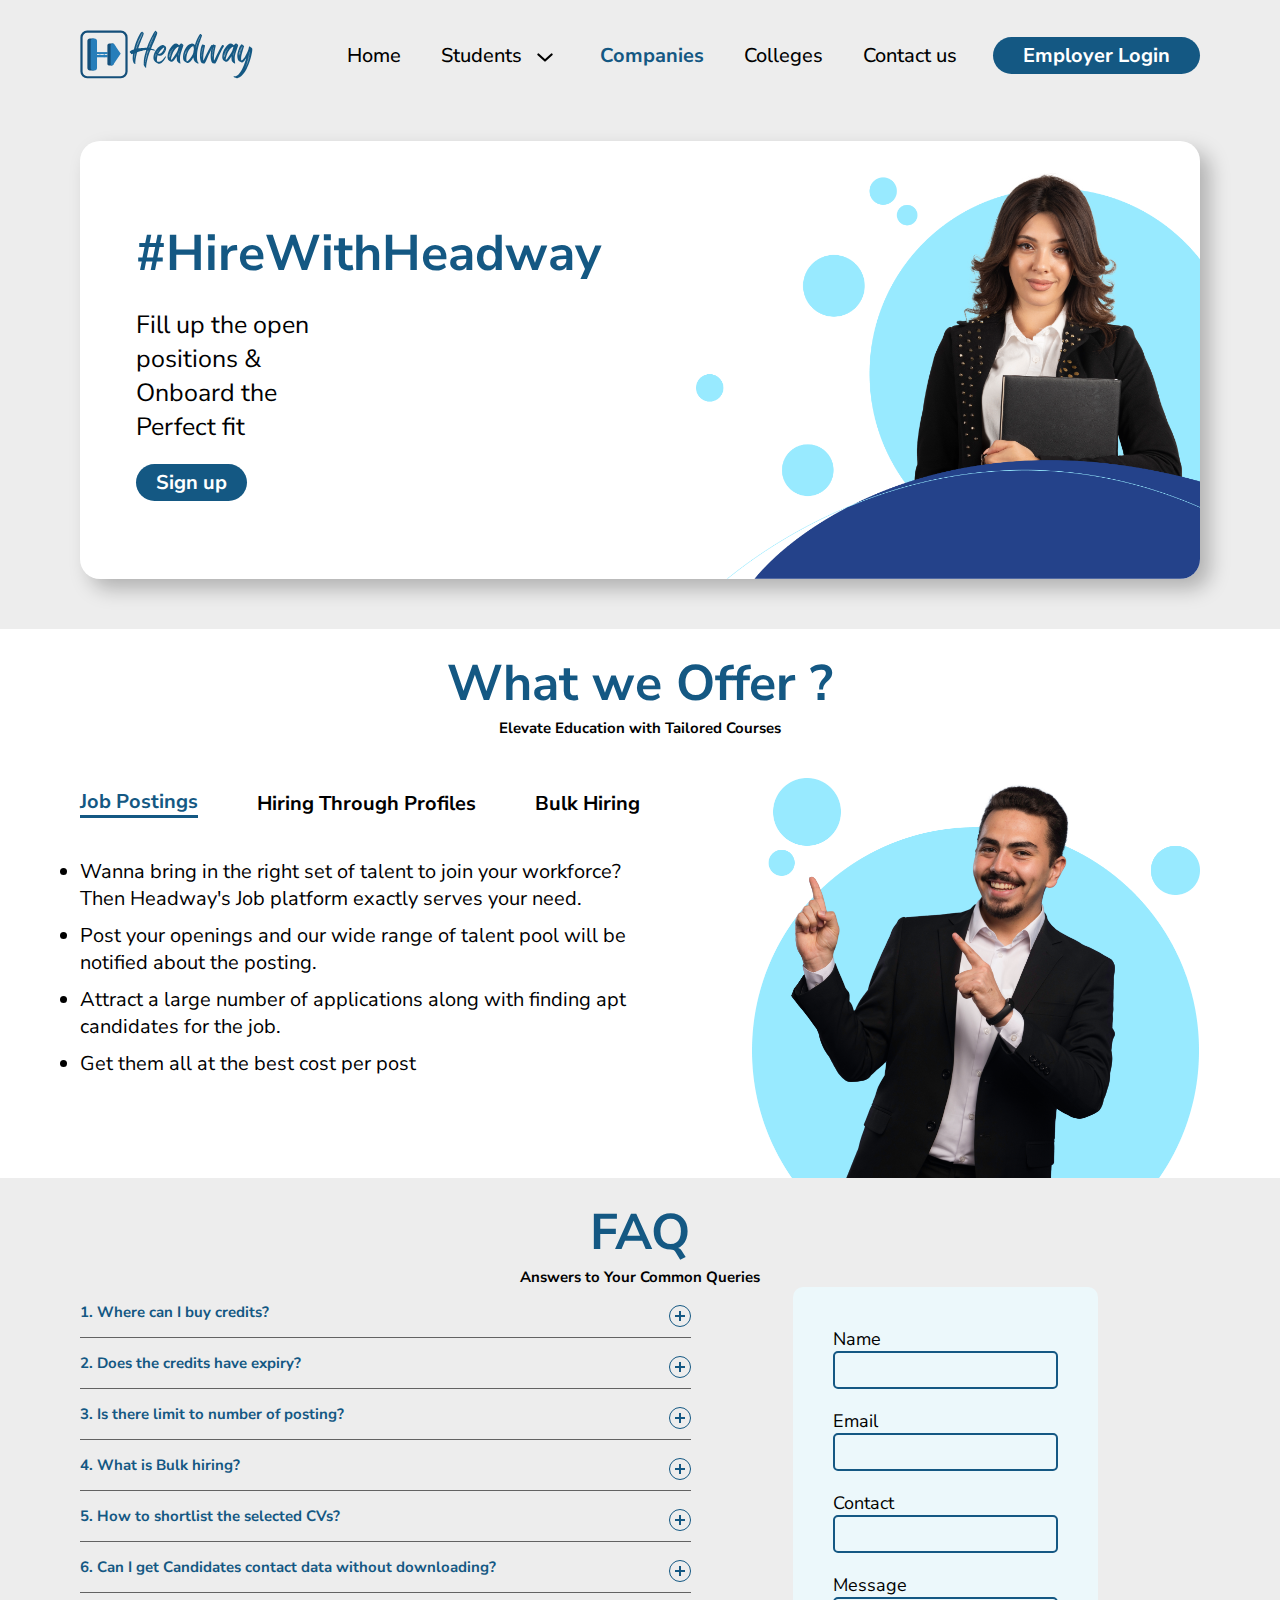
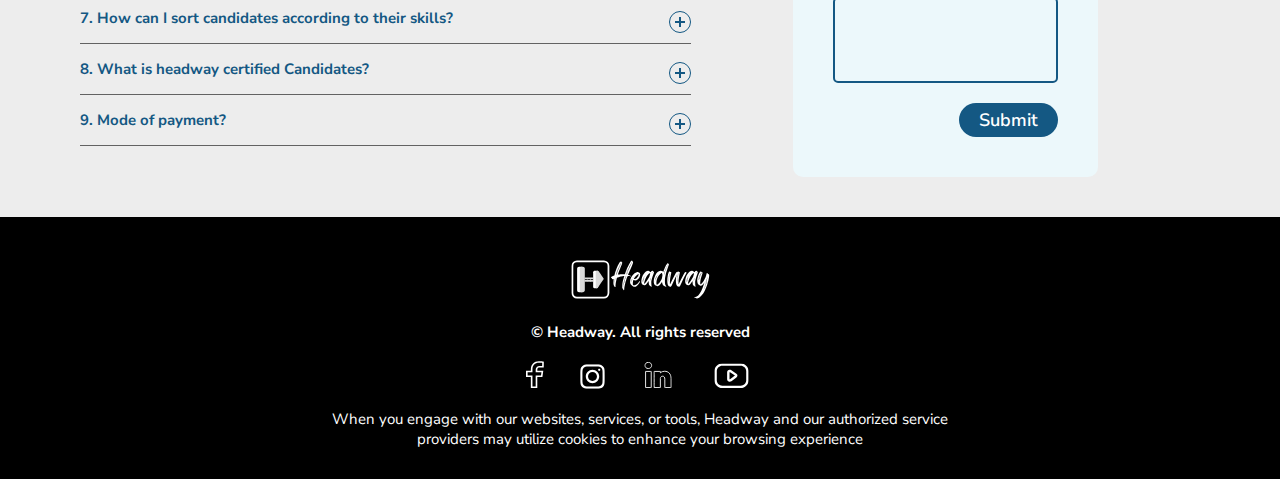
<file: html/company.html>
<!DOCTYPE html>
<html lang="en">
<head>
    <meta charset="UTF-8">
    <meta name="viewport" content="width=device-width, initial-scale=1.0">
    <title>Headway</title>
    <link rel="icon" type="image/x-icon" href="/assets/logos/favicon.png">

    <link rel="stylesheet" href="/css/style.css">
    <link rel="stylesheet" href="/css/media-query.css">

    <script defer src="/script/navbarHandler.js"></script>
    <script defer src="/script/whatWeOfferHandler.js"></script>
    <script defer src="/script/faqExpandedViewHandler.js"></script>
</head>
<body>
    <section id="hero-section">
        <nav class="index-navbar-container index-navbar-container-hamburger">
            <a href="#"><img class="index-nav-logo" src="/assets/logos/Logo Original.svg" alt="headway logo"></a>
            <img class="menu-button" src="/assets/menu-button.svg" alt="">
                <img class="menu-close hidden" src="/assets/closw-button.svg" alt="">
                <div class="index-nav-res-container hidden">
                    <ul class="index-nav-entries-container">
                        <a href=""><li class="index-nav-entries">Home</li></a>
                        <div class="nav-student-container" href="">
                    <li class="index-nav-entries nav-list-student">Students <img src="/assets/select-icon.svg" alt=""></li>
                    <div class="nav-student-dropdown">
                        <div class="dummy-div">
                            <a href="/html/jobs.html">Jobs</a>
                            <a href="/html/workshop.html">Workshops</a>
                        </div>
                    </div>
                </div>
                        <a href=""><li class="index-nav-entries">Companies</li></a>
                        <a href=""><li class="index-nav-entries">Colleges</li></a>
                        <a href="#contactus-section"><li class="index-nav-entries">Contact us</li></a>
                    </ul>
                    <a class="index-nav-login-btn" href="#">Employer Login</a>
                    <h6>View Profile</h6>
                </div>
  
        </nav>

        <nav class="index-navbar-container index-navbar-container-large">
            <a href="/html/index.html"><img class="index-nav-logo" src="/assets/logos/Logo Original.svg" alt="headway logo"></a>
            <ul class="index-nav-entries-container">
                <a href="/html/index.html"><li class="index-nav-entries">Home</li></a>
                <div class="nav-student-container" href="">
                    <li class="index-nav-entries nav-list-student">Students <img src="/assets/select-icon.svg" alt=""></li>
                    <div class="nav-student-dropdown">
                        <div class="dummy-div">
                            <a href="/html/jobs.html">Jobs</a>
                            <a href="/html/workshop.html">Workshops</a>
                        </div>
                    </div>
                </div>
                
                <a href="/html/company.html"><li class="index-nav-entries nav-selected">Companies</li></a>
                <a href="/html/colleges.html"><li class="index-nav-entries">Colleges</li></a>
                <a href="/html/index.html#contactus-section"><li class="index-nav-entries index-nav-entries-contactus">Contact us</li></a>
            </ul>
            <a class="index-nav-login-btn" href="#">Employer Login</a>
            <!-- <div class="profile-icon-container">
                <img class="profile-icon" src="/assets/profile-icon.svg"/>
            </div>            -->
        </nav>
        <div class="slider-container">
            <div class="mySlides fade">
                <!-- <div class="numbertext">1 / 3</div> -->
                <div class="slider-content-container">
                    <!-- <p class="index-slider-head">#HireWithHeadway</p> -->
                    <p class="index-slider-sub company-slider-head">#HireWithHeadway</p>
                    <p class="index-slider-para">Fill up the open positions & Onboard the Perfect fit</p>
                    <a class="index-slider-button" href="#">Sign up</a>
                </div>
                <img class="slider-image" src="/assets/Company Banner.png">
                <!-- <div class="text">Caption Text</div> -->
            </div>
        </div>
    </section>

    <section id="courses-section">
        <div class="courses-head-container">
            <h2>What we Offer ?</h2>
            <p>Elevate Education with Tailored Courses</p>
        </div>
        <div class="courses-content-container">
            <div class="courses-content-div">
                <div class="what-offer-head-container">
                    <h5 class="what-offer-selected" id="job-postings">Job Postings</h5>
                    <h5 class="" id="hiring-through-profiles">Hiring Through Profiles</h5>
                    <h5 class="" id="bulk-hiring">Bulk Hiring</h5>
                </div>
                <div id="job-postings-content" class="what-offer-content show">
                    <p id="job-postings-text">
                        
                    </p>
                </div>
                <div id="hiring-through-profiles-content" class="what-offer-content">
                    <p id="hiring-through-profiles-text"></p>
                </div>
                <div id="bulk-hiring-content" class="what-offer-content">
                    <p id="bulk-hiring-text"></p>
                </div>
            </div>

            <div class="courses-content-image">
                <img src="/assets/Company Details.png" alt="">
            </div>
            
        </div>
    </section>
    <!-- <section id="acheivement-section">
        <div class="acheivement-div">
            <h1>100+</h1>
            <h2>Students</h2>
        </div>
        <div class="acheivement-div">
            <h1>50+</h1>
            <h2>Companies</h2>
        </div>
        <div class="acheivement-div">
            <h1>100+</h1>
            <h2>Placed</h2>
        </div>
    </section>
    <section id="partners">
        <h5 class="partners-sec-heading">Trusted Partners</h5>
        <div class="partners-container">
            <div class="partner-logos-container">
                <div class="partner-logo-div">
                    <img src="/assets/Partner Logos/01.svg" alt="">
                </div>
                <div class="partner-logo-div">
                    <img src="/assets/Partner Logos/02.svg" alt="">
                </div>
                <div class="partner-logo-div">
                    <img src="/assets/Partner Logos/03.svg" alt="">
                </div>
                <div class="partner-logo-div">
                    <img src="/assets/Partner Logos/04.svg" alt="">
                </div>
                <div class="partner-logo-div">
                    <img src="/assets/Partner Logos/05.svg" alt="">
                </div>
                <div class="partner-logo-div">
                    <img src="/assets/Partner Logos/01.svg" alt="">
                </div>
                <div class="partner-logo-div">
                    <img src="/assets/Partner Logos/02.svg" alt="">
                </div>
                <div class="partner-logo-div">
                    <img src="/assets/Partner Logos/03.svg" alt="">
                </div>
                <div class="partner-logo-div">
                    <img src="/assets/Partner Logos/04.svg" alt="">
                </div>
                <div class="partner-logo-div">
                    <img src="/assets/Partner Logos/05.svg" alt="">
                </div>
            </div>
        </div>
    </section> -->
    
    <section id="faq-section">
        <div class="courses-head-container">
            <h2>FAQ</h2>
            <p>Answers to Your Common Queries</p>
        </div>
        <div class="faq-content-container">
            <div class="accordion">
                <div class="accordion-item">
                    <button id="accordion-button-1" aria-expanded="false">
                        <span class="accordion-title">1. Where can I buy credits?</span>
                        <span class="icon" aria-hidden="true"></span>
                    </button>
                    <div class="accordion-content">
                        <p>
                        Credit can either be bought from the dashboard page or if the credits is low while buying to will get
option to purchase credits.
                        </p>
                    </div>
                </div>
                <div class="accordion-item">
                    <button id="accordion-button-1" aria-expanded="false">
                        <span class="accordion-title">2. Does the credits have expiry?</span>
                        <span class="icon" aria-hidden="true"></span>
                    </button>
                    <div class="accordion-content">
                        <p>
                        Headways credits have no expiry. You can buy and keep it for how long you want.
                        </p>
                    </div>
                </div>
                <div class="accordion-item">
                    <button id="accordion-button-1" aria-expanded="false">
                        <span class="accordion-title">3. Is there limit to number of posting?</span>
                        <span class="icon" aria-hidden="true"></span>
                    </button>
                    <div class="accordion-content">
                        <p>
                        No limits
                        </p>
                    </div>
                </div>
                <div class="accordion-item">
                    <button id="accordion-button-1" aria-expanded="false">
                        <span class="accordion-title">4. What is Bulk hiring?</span>
                        <span class="icon" aria-hidden="true"></span>
                    </button>
                    <div class="accordion-content">
                        <p>
                        If Companies what to hire in bulk they can hire through us by filling the form of bulk hire. We
provide assistance in fixing the location of interview and also getting the candidates to the same
place.
                        </p>
                    </div>
                </div>
                <div class="accordion-item">
                    <button id="accordion-button-1" aria-expanded="false">
                        <span class="accordion-title">5. How to shortlist the selected CVs?</span>
                        <span class="icon" aria-hidden="true"></span>
                    </button>
                    <div class="accordion-content">
                        <p>
                        After viewing the candidates profile the company has a option of short listing the candidate in right
top of the screen, Clicking this the CV will be shortlisted to the next round.
                        </p>
                    </div>
                </div>
                <div class="accordion-item">
                    <button id="accordion-button-1" aria-expanded="false">
                        <span class="accordion-title">6. Can I get Candidates contact data without downloading?</span>
                        <span class="icon" aria-hidden="true"></span>
                    </button>
                    <div class="accordion-content">
                        <p>
                        No, Only candidate's name skill will be visible for contact detail they have to use credits.
                        </p>
                    </div>
                </div>
                <div class="accordion-item">
                    <button id="accordion-button-1" aria-expanded="false">
                        <span class="accordion-title">7. How can I sort candidates according to their skills?</span>
                        <span class="icon" aria-hidden="true"></span>
                    </button>
                    <div class="accordion-content">
                        <p>
                        There is filter option in hiring option where candidates can be sorted according to skill they have.
                        </p>
                    </div>
                </div>
                <div class="accordion-item">
                    <button id="accordion-button-1" aria-expanded="false">
                        <span class="accordion-title">8. What is headway certified Candidates?</span>
                        <span class="icon" aria-hidden="true"></span>
                    </button>
                    <div class="accordion-content">
                        <p>
                        Headway certified is tag approving that the skill mentioned by the candidate in CV in true and they
posse the skill.
                        </p>
                    </div>
                </div>
                <div class="accordion-item">
                    <button id="accordion-button-1" aria-expanded="false">
                        <span class="accordion-title">9. Mode of payment?</span>
                        <span class="icon" aria-hidden="true"></span>
                    </button>
                    <div class="accordion-content">
                        <p>
                        Online payment, credit card payment.
                        </p>
                    </div>
                </div>
                
            </div>
            
            <div class="contactus-form-container">
                <form action="" class="contactus-form">
                    <div class="contactus-entries-container">
                        <label for="name">Name</label>
                        <input type="text">
                    </div>
                    <div class="contactus-entries-container">
                        <label for="email">Email</label>
                        <input type="email">
                    </div>
                    <div class="contactus-entries-container">
                        <label for="contact">Contact</label>
                        <input type="tel">
                    </div>
                    <div class="contactus-entries-container">
                        <label for="message">Message</label>
                        <textarea name="" id="" cols="30" rows="3"></textarea>
                    </div>
                    <input class="contactus-submit-btn" type="submit" value="Submit">
                </form>
            </div>
        </div>
    </section>
    <footer id="index-footer">
        <img src="/assets/logos/Logo White.svg" alt="">
        <h5>© Headway. All rights reserved</h5>
        <div class="footer-socialmedia-div">
            <a href="https://www.facebook.com/Headway.co.in"><img src="/assets/logos/Social Media/FB.svg" alt=""></a>
            <a href="https://www.instagram.com/headway_official_"><img src="/assets/logos/Social Media/Instagram.svg" alt=""></a>
            <a href="https://www.linkedin.com/company/headwayofficial"><img src="/assets/logos/Social Media/LinkedIn.svg" alt=""></a>
            <a href="https://www.youtube.com/channel/UCCPQwd5NgMbIjCnNaEm1Ejw"><img src="/assets/logos/Social Media/YouTube.svg" alt=""></a>
        </div>
        <p>When you engage with our websites, services, or tools, Headway and our authorized service providers may utilize cookies to enhance your browsing experience</p>
    </footer>
</body>
</html>
</file>
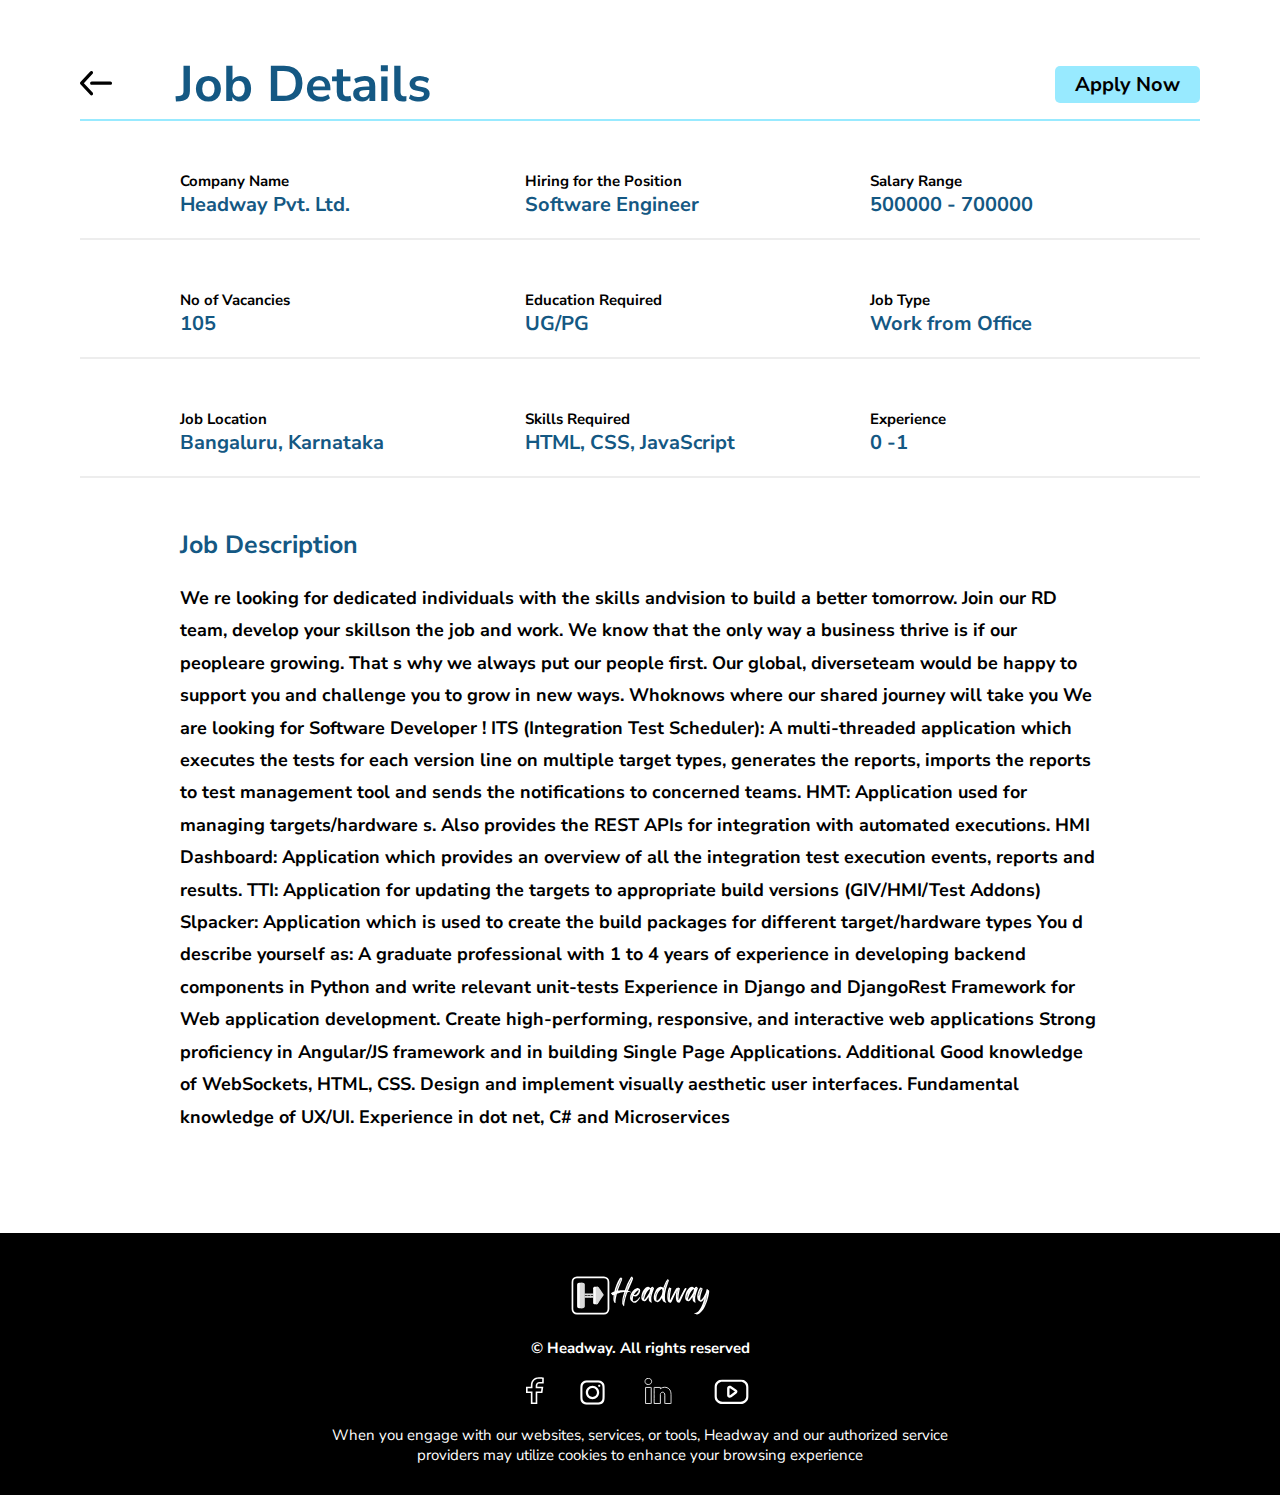
<file: html/job-details.html>
<!DOCTYPE html>
<html lang="en">
<head>
    <meta charset="UTF-8">
    <meta name="viewport" content="width=device-width, initial-scale=1.0">
    <title>Headway | Job Details</title>
    <link rel="icon" type="image/x-icon" href="/assets/logos/favicon.png">

    <link rel="stylesheet" href="/css/style.css">
    <link rel="stylesheet" href="/css/media-query.css">

    <script defer src="/script/jobApplyConfirmPopupHandler.js"></script>
</head>
<body>
    <div class="application-submit-confirm-popup-bg hidden">
        <div class="application-submit-confirm-popup">
            <div class="application-submit-confirm-popup-close-div">
                <img class="application-submit-confirm-close" src="/assets/enquiry-close.svg" alt="">
            </div>
            <div class="application-submit-confirm-popup-content-div">
                <p>Are you sure want to continue with the application ?</p>
                <button>Apply</button>
            </div>
        </div>
    </div>
    <section id="job-details-section">
        <div class="job-details-sec-page-header-container">
            <div class="job-details-sec-page-header-div">
                <a href="javascript:window.history.back();"><img src="/assets/job-details-back-btn.svg" alt="go back"></a>
                <h2>Job Details</h2>
            </div>
            <button id="apply-now-btn">Apply Now</button>
        </div>
        <div class="job-details-sec-company-details-container">
            <div class="job-details-sec-company-details-div">
                <h4>Company Name</h4>
                <h3>Headway Pvt. Ltd.</h3>
            </div>
            <div class="job-details-sec-company-details-div">
                <h4>Hiring for the Position</h4>
                <h3>Software Engineer</h3>
            </div>
            <div class="job-details-sec-company-details-div">
                <h4>Salary Range</h4>
                <h3>500000 - 700000</h3>
            </div>
        </div>
        <div class="job-details-sec-company-details-container">
            <div class="job-details-sec-company-details-div">
                <h4>No of Vacancies</h4>
                <h3>105</h3>
            </div>
            <div class="job-details-sec-company-details-div">
                <h4>Education Required</h4>
                <h3>UG/PG</h3>
            </div>
            <div class="job-details-sec-company-details-div">
                <h4>Job Type</h4>
                <h3>Work from Office</h3>
            </div>
        </div>
        <div class="job-details-sec-company-details-container">
            <div class="job-details-sec-company-details-div">
                <h4>Job Location</h4>
                <h3>Bangaluru, Karnataka</h3>
            </div>
            <div class="job-details-sec-company-details-div">
                <h4>Skills Required</h4>
                <h3>HTML, CSS, JavaScript</h3>
            </div>
            <div class="job-details-sec-company-details-div">
                <h4>Experience</h4>
                <h3>0 -1</h3>
            </div>
        </div>
        <div class="job-details-sec-company-job-desc-div">
            <h3>Job Description</h3>
            <p>
                We re looking for dedicated individuals with the skills andvision to build a better tomorrow. Join our RD team, develop your skillson the job and work.
We know that the only way a business thrive is if our peopleare growing. That s why we always put our people first. Our global, diverseteam would be happy to support you and challenge you to grow in new ways. Whoknows where our shared journey will take you
We are looking for Software Developer !
ITS (Integration Test Scheduler): A multi-threaded application which executes the tests for each version line on multiple target types, generates the reports, imports the reports to test management tool and sends the notifications to concerned teams.
HMT: Application used for managing targets/hardware s. Also provides the REST APIs for integration with automated executions.
HMI Dashboard: Application which provides an overview of all the integration test execution events, reports and results.
TTI: Application for updating the targets to appropriate build versions (GIV/HMI/Test Addons)
Slpacker: Application which is used to create the build packages for different target/hardware types
You d describe yourself as:
A graduate professional with 1 to 4 years of experience in developing backend components in Python and write relevant unit-tests
Experience in Django and DjangoRest Framework for Web application development.
Create high-performing, responsive, and interactive web applications Strong proficiency in Angular/JS framework and in building Single Page Applications.
Additional Good knowledge of WebSockets, HTML, CSS.
Design and implement visually aesthetic user interfaces.
Fundamental knowledge of UX/UI.
Experience in dot net, C# and Microservices
            </p>
        </div>
    </section>
    <footer id="index-footer">
        <img src="/assets/logos/Logo White.svg" alt="">
        <h5>© Headway. All rights reserved</h5>
        <div class="footer-socialmedia-div">
            <a href="https://www.facebook.com/Headway.co.in"><img src="/assets/logos/Social Media/FB.svg" alt=""></a>
            <a href="https://www.instagram.com/headway_official_"><img src="/assets/logos/Social Media/Instagram.svg" alt=""></a>
            <a href="https://www.linkedin.com/company/headwayofficial"><img src="/assets/logos/Social Media/LinkedIn.svg" alt=""></a>
            <a href="https://www.youtube.com/channel/UCCPQwd5NgMbIjCnNaEm1Ejw"><img src="/assets/logos/Social Media/YouTube.svg" alt=""></a>
        </div>
        <p>When you engage with our websites, services, or tools, Headway and our authorized service providers may utilize cookies to enhance your browsing experience</p>
    </footer>
</body>
</html>
</file>
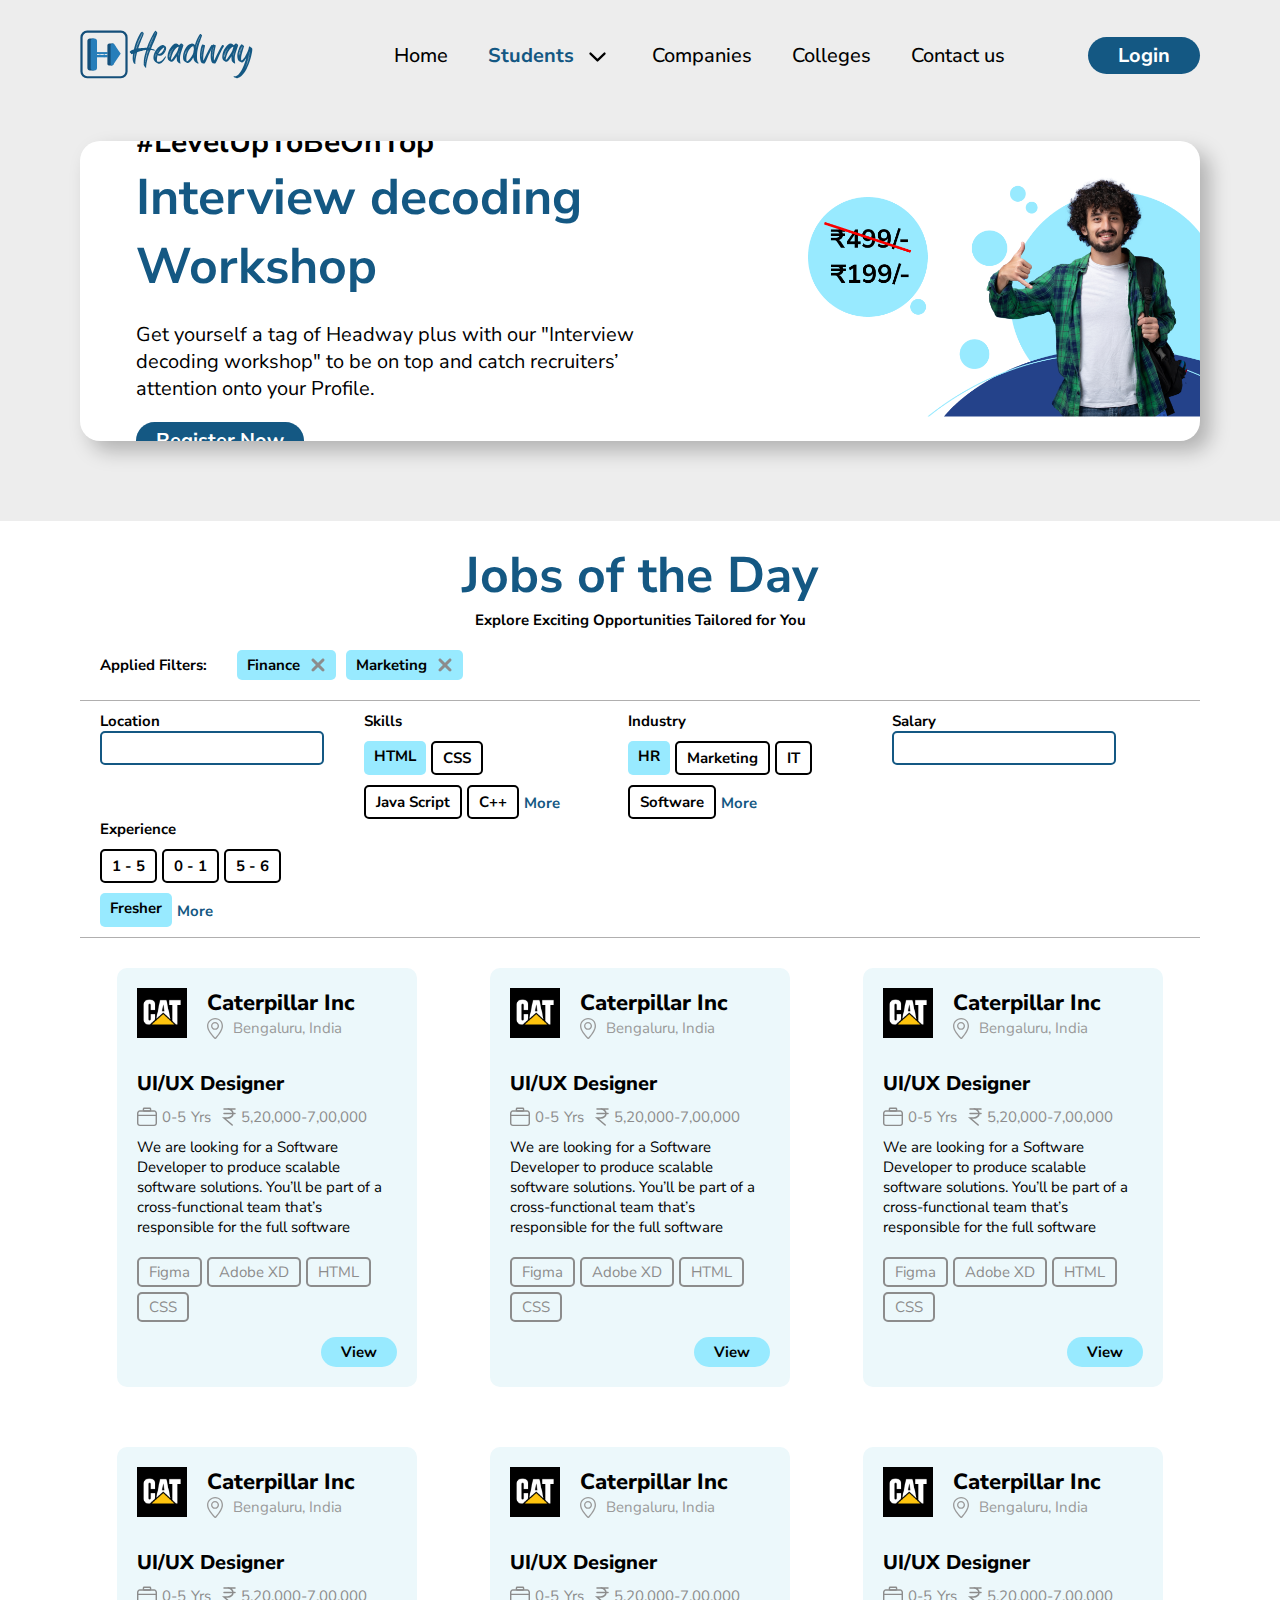
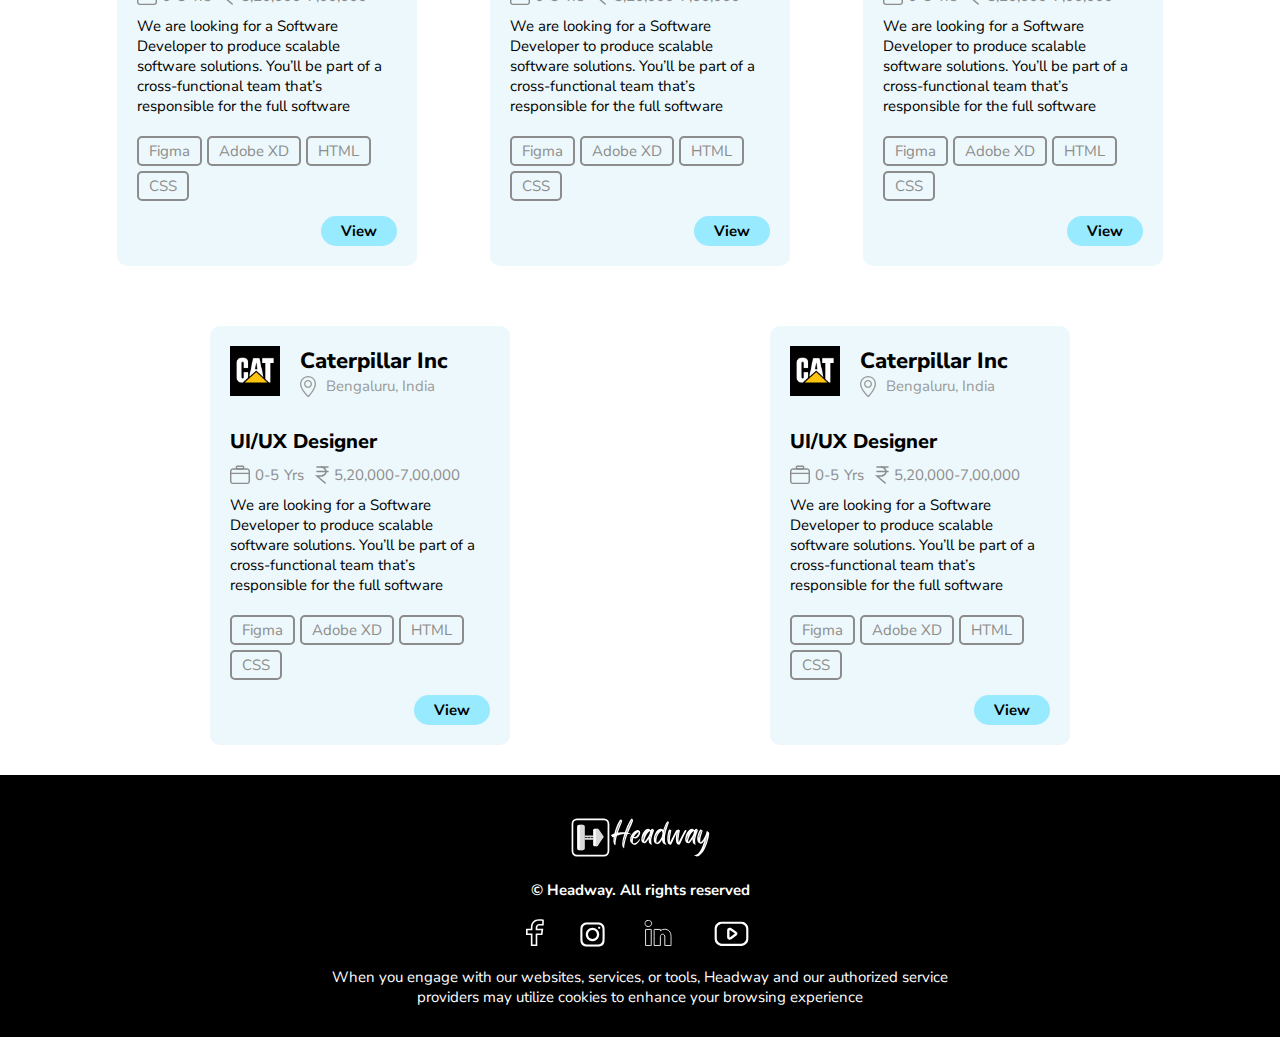
<file: html/jobs.html>
<!DOCTYPE html>
<html lang="en">
<head>
    <meta charset="UTF-8">
    <meta name="viewport" content="width=device-width, initial-scale=1.0">
    <title>Headway | Jobs</title>
    <link rel="icon" type="image/x-icon" href="/assets/logos/favicon.png">

    <link rel="stylesheet" href="/css/style.css">
    <link rel="stylesheet" href="/css/media-query.css">

    <script src="/script/sliderController.js"></script>
    <script defer src="/script/navbarHandler.js"></script>
</head>
<body>
    <section id="jobs-hero-section">

        <nav class="index-navbar-container index-navbar-container-hamburger">
            <a href="#"><img class="index-nav-logo" src="/assets/logos/Logo Original.svg" alt="headway logo"></a>
            <img class="menu-button" src="/assets/menu-button.svg" alt="">
                <img class="menu-close hidden" src="/assets/closw-button.svg" alt="">
                <div class="index-nav-res-container hidden">
                    <ul class="index-nav-entries-container">
                        <a href=""><li class="index-nav-entries">Home</li></a>
                        <div class="nav-student-container" href="">
                    <li class="index-nav-entries nav-list-student">Students <img src="/assets/select-icon.svg" alt=""></li>
                    <div class="nav-student-dropdown">
                        <div class="dummy-div">
                            <a href="/html/jobs.html">Jobs</a>
                            <a href="/html/workshop.html">Workshops</a>
                        </div>
                    </div>
                </div>
                        <a href=""><li class="index-nav-entries">Companies</li></a>
                        <a href=""><li class="index-nav-entries">Colleges</li></a>
                        <a href="#contactus-section"><li class="index-nav-entries">Contact us</li></a>
                    </ul>
                    <a class="index-nav-login-btn" href="#">Login</a>
                    <h6>View Profile</h6>
                </div>
  
        </nav>

        <nav class="index-navbar-container index-navbar-container-large">
            <a href="/html/index.html"><img class="index-nav-logo" src="/assets/logos/Logo Original.svg" alt="headway logo"></a>
            <ul class="index-nav-entries-container">
                <a href="/html/index.html"><li class="index-nav-entries">Home</li></a>
                <div class="nav-student-container" href="">
                    <li class="index-nav-entries nav-list-student nav-selected">Students <img src="/assets/select-icon.svg" alt=""></li>
                    <div class="nav-student-dropdown">
                        <div class="dummy-div">
                            <a href="/html/jobs.html">Jobs</a>
                            <a href="/html/workshop.html">Workshops</a>
                        </div>
                    </div>
                </div>
                
                <a href="/html/company.html"><li class="index-nav-entries">Companies</li></a>
                <a href="/html/colleges.html"><li class="index-nav-entries">Colleges</li></a>
                <a href="/html/index.html#contactus-section"><li class="index-nav-entries index-nav-entries-contactus">Contact us</li></a>
            </ul>
            <a class="index-nav-login-btn" href="#">Login</a>
            <!-- <div class="profile-icon-container">
                <img class="profile-icon" src="/assets/profile-icon.svg"/>
            </div>            -->
        </nav>
        <div class="slider-container jobs-slider-container">
            <div class="mySlides fade">
                <!-- <div class="numbertext">1 / 3</div> -->
                <div class="slider-content-container jobs-slider-content-container">
                    <p class="index-slider-head jobs-slider-head">#LevelUpToBeOnTop</p>
                    <p class="index-slider-sub jobs-slider-sub">Interview decoding Workshop</p>
                    <p class="index-slider-para jobs-slider-para">Get yourself a tag of Headway plus with our "Interview decoding workshop" to be on top and catch recruiters’ attention onto your Profile.</p>
                    <a class="index-slider-button" href="/html/workshop.html">Register Now</a>
                </div>
                <img class="slider-image jobs-slider-image" src="/assets/Jobs Banner.png">
                <!-- <div class="text">Caption Text</div> -->
            </div>
        </div>
    </section>
    
    <section id="jobs-list-sec">
        <div class="courses-head-container">
            <h2>Jobs of the Day</h2>
            <p>Explore Exciting Opportunities Tailored for You</p>
        </div>
        <div class="jobs-content-container">
            <div class="jobs-applied-filters-container">
                <p>Applied Filters: </p>
                <div class="applied-filters-div">
                    <h5>Finance</h5>
                    <img src="/assets/filter-close.svg" alt="">
                </div>
                <div class="applied-filters-div">
                    <h5>Marketing</h5>
                    <img src="/assets/filter-close.svg" alt="">
                </div>
            </div>
            <div class="jobs-filter-container">
                <div class="jobs-filter-div">
                    <label for="location">Location</label>
                    <input type="text">
                </div>
                <div class="jobs-filter-div">
                    <label for="skills">Skills</label>
                    <div class="individual-filter-container">
                        <div class="individual-filter-div individual-filter-div-selected">
                            <label for="skill">HTML</label>
                        </div>
                        <div class="individual-filter-div">
                            <label for="skill">CSS</label>
                        </div>
                        <div class="individual-filter-div">
                            <label for="skill">Java Script</label>
                        </div>
                        <div class="individual-filter-div">
                            <label for="skill">C++</label>
                        </div>
                        <div class="individual-filter-div individual-filter-div-more">
                            <label for="skill">More</label>
                        </div>
                    </div>
                </div>
                <div class="jobs-filter-div">
                    <label for="skills">Industry</label>
                    <div class="individual-filter-container">
                        <div class="individual-filter-div individual-filter-div-selected">
                            <label for="skill">HR</label>
                        </div>
                        <div class="individual-filter-div">
                            <label for="skill">Marketing</label>
                        </div>
                        <div class="individual-filter-div">
                            <label for="skill">IT</label>
                        </div>
                        <div class="individual-filter-div">
                            <label for="skill">Software</label>
                        </div>
                        
                        <div class="individual-filter-div individual-filter-div-more">
                            <label for="skill">More</label>
                        </div>
                    </div>
                </div>
                <div class="jobs-filter-div">
                    <label for="salary">Salary</label>
                    <input type="text">
                </div>
                <div class="jobs-filter-div">
                    <label for="skills">Experience</label>
                    <div class="individual-filter-container">
                        <div class="individual-filter-div">
                            <label for="skill">1 - 5</label>
                        </div>
                        <div class="individual-filter-div">
                            <label for="skill">0 - 1</label>
                        </div>
                        <div class="individual-filter-div">
                            <label for="skill">5 - 6</label>
                        </div>
                        <div class="individual-filter-div individual-filter-div-selected">
                            <label for="skill">Fresher</label>
                        </div>
                        <div class="individual-filter-div individual-filter-div-more">
                            <label for="skill">More</label>
                        </div>
                    </div>
                </div>
            </div>
            <div class="job-cards-container">
                <div class="jobs-cards-div">
                    <div class="jobs-card-header-div">
                        <div class="jobs-card-image">
                            <img src="/assets/jobs-card-logo.png" alt="">
                        </div>
                        <div class="jobs-card-header-title-loc-div">
                            <h3>Caterpillar Inc</h3>
                            <div class="jobs-card-header-loc-div">
                                <img src="/assets/jobs-card-location.svg" alt="">
                                <p>Bengaluru, India</p>
                            </div>
                        </div>
                    </div>
                    <div class="jobs-card-job-position-div">
                        <h4>UI/UX Designer</h4>
                    </div>
                    <div class="job-cards-salary-exp-container">
                        <div class="job-cards-exp-div">
                            <img src="/assets/jobs-card-experience.svg" alt="">
                            <p><span>0-5 </span>  Yrs</p>
                        </div>
                        <div class="job-cards-exp-div">
                            <img src="/assets/jobs-card-salary.svg" alt="">
                            <p><span>5,20,000-7,00,000</span></p>
                        </div>
                    </div>
                    <div class="jobs-card-job-desc-div">
                        <p>We are looking for a Software Developer to produce scalable software solutions. You’ll be part of a cross-functional team that’s responsible for the full software development life cycle, from conception to deployment.</p>
                    </div>
                    <div class="job-cards-skills-container">
                        <p>Figma</p>
                        <p>Adobe XD</p>
                        <p>HTML</p>
                        <p>CSS</p>
                    </div>
                    <div class="job-cards-view-button">
                        <a href="/html/job-details.html">View</a>
                    </div>
                </div>
                <div class="jobs-cards-div">
                    <div class="jobs-card-header-div">
                        <div class="jobs-card-image">
                            <img src="/assets/jobs-card-logo.png" alt="">
                        </div>
                        <div class="jobs-card-header-title-loc-div">
                            <h3>Caterpillar Inc</h3>
                            <div class="jobs-card-header-loc-div">
                                <img src="/assets/jobs-card-location.svg" alt="">
                                <p>Bengaluru, India</p>
                            </div>
                        </div>
                    </div>
                    <div class="jobs-card-job-position-div">
                        <h4>UI/UX Designer</h4>
                    </div>
                    <div class="job-cards-salary-exp-container">
                        <div class="job-cards-exp-div">
                            <img src="/assets/jobs-card-experience.svg" alt="">
                            <p><span>0-5 </span>  Yrs</p>
                        </div>
                        <div class="job-cards-exp-div">
                            <img src="/assets/jobs-card-salary.svg" alt="">
                            <p><span>5,20,000-7,00,000</span></p>
                        </div>
                    </div>
                    <div class="jobs-card-job-desc-div">
                        <p>We are looking for a Software Developer to produce scalable software solutions. You’ll be part of a cross-functional team that’s responsible for the full software development life cycle, from conception to deployment.</p>
                    </div>
                    <div class="job-cards-skills-container">
                        <p>Figma</p>
                        <p>Adobe XD</p>
                        <p>HTML</p>
                        <p>CSS</p>
                    </div>
                    <div class="job-cards-view-button">
                        <a href="/html/job-details.html">View</a>
                    </div>
                </div>
                <div class="jobs-cards-div">
                    <div class="jobs-card-header-div">
                        <div class="jobs-card-image">
                            <img src="/assets/jobs-card-logo.png" alt="">
                        </div>
                        <div class="jobs-card-header-title-loc-div">
                            <h3>Caterpillar Inc</h3>
                            <div class="jobs-card-header-loc-div">
                                <img src="/assets/jobs-card-location.svg" alt="">
                                <p>Bengaluru, India</p>
                            </div>
                        </div>
                    </div>
                    <div class="jobs-card-job-position-div">
                        <h4>UI/UX Designer</h4>
                    </div>
                    <div class="job-cards-salary-exp-container">
                        <div class="job-cards-exp-div">
                            <img src="/assets/jobs-card-experience.svg" alt="">
                            <p><span>0-5 </span>  Yrs</p>
                        </div>
                        <div class="job-cards-exp-div">
                            <img src="/assets/jobs-card-salary.svg" alt="">
                            <p><span>5,20,000-7,00,000</span></p>
                        </div>
                    </div>
                    <div class="jobs-card-job-desc-div">
                        <p>We are looking for a Software Developer to produce scalable software solutions. You’ll be part of a cross-functional team that’s responsible for the full software development life cycle, from conception to deployment.</p>
                    </div>
                    <div class="job-cards-skills-container">
                        <p>Figma</p>
                        <p>Adobe XD</p>
                        <p>HTML</p>
                        <p>CSS</p>
                    </div>
                    <div class="job-cards-view-button">
                        <a href="/html/job-details.html">View</a>
                    </div>
                </div>
                <div class="jobs-cards-div">
                    <div class="jobs-card-header-div">
                        <div class="jobs-card-image">
                            <img src="/assets/jobs-card-logo.png" alt="">
                        </div>
                        <div class="jobs-card-header-title-loc-div">
                            <h3>Caterpillar Inc</h3>
                            <div class="jobs-card-header-loc-div">
                                <img src="/assets/jobs-card-location.svg" alt="">
                                <p>Bengaluru, India</p>
                            </div>
                        </div>
                    </div>
                    <div class="jobs-card-job-position-div">
                        <h4>UI/UX Designer</h4>
                    </div>
                    <div class="job-cards-salary-exp-container">
                        <div class="job-cards-exp-div">
                            <img src="/assets/jobs-card-experience.svg" alt="">
                            <p><span>0-5 </span>  Yrs</p>
                        </div>
                        <div class="job-cards-exp-div">
                            <img src="/assets/jobs-card-salary.svg" alt="">
                            <p><span>5,20,000-7,00,000</span></p>
                        </div>
                    </div>
                    <div class="jobs-card-job-desc-div">
                        <p>We are looking for a Software Developer to produce scalable software solutions. You’ll be part of a cross-functional team that’s responsible for the full software development life cycle, from conception to deployment.</p>
                    </div>
                    <div class="job-cards-skills-container">
                        <p>Figma</p>
                        <p>Adobe XD</p>
                        <p>HTML</p>
                        <p>CSS</p>
                    </div>
                    <div class="job-cards-view-button">
                        <a href="/html/job-details.html">View</a>
                    </div>
                </div>
                <div class="jobs-cards-div">
                    <div class="jobs-card-header-div">
                        <div class="jobs-card-image">
                            <img src="/assets/jobs-card-logo.png" alt="">
                        </div>
                        <div class="jobs-card-header-title-loc-div">
                            <h3>Caterpillar Inc</h3>
                            <div class="jobs-card-header-loc-div">
                                <img src="/assets/jobs-card-location.svg" alt="">
                                <p>Bengaluru, India</p>
                            </div>
                        </div>
                    </div>
                    <div class="jobs-card-job-position-div">
                        <h4>UI/UX Designer</h4>
                    </div>
                    <div class="job-cards-salary-exp-container">
                        <div class="job-cards-exp-div">
                            <img src="/assets/jobs-card-experience.svg" alt="">
                            <p><span>0-5 </span>  Yrs</p>
                        </div>
                        <div class="job-cards-exp-div">
                            <img src="/assets/jobs-card-salary.svg" alt="">
                            <p><span>5,20,000-7,00,000</span></p>
                        </div>
                    </div>
                    <div class="jobs-card-job-desc-div">
                        <p>We are looking for a Software Developer to produce scalable software solutions. You’ll be part of a cross-functional team that’s responsible for the full software development life cycle, from conception to deployment.</p>
                    </div>
                    <div class="job-cards-skills-container">
                        <p>Figma</p>
                        <p>Adobe XD</p>
                        <p>HTML</p>
                        <p>CSS</p>
                    </div>
                    <div class="job-cards-view-button">
                        <a href="/html/job-details.html">View</a>
                    </div>
                </div>
                <div class="jobs-cards-div">
                    <div class="jobs-card-header-div">
                        <div class="jobs-card-image">
                            <img src="/assets/jobs-card-logo.png" alt="">
                        </div>
                        <div class="jobs-card-header-title-loc-div">
                            <h3>Caterpillar Inc</h3>
                            <div class="jobs-card-header-loc-div">
                                <img src="/assets/jobs-card-location.svg" alt="">
                                <p>Bengaluru, India</p>
                            </div>
                        </div>
                    </div>
                    <div class="jobs-card-job-position-div">
                        <h4>UI/UX Designer</h4>
                    </div>
                    <div class="job-cards-salary-exp-container">
                        <div class="job-cards-exp-div">
                            <img src="/assets/jobs-card-experience.svg" alt="">
                            <p><span>0-5 </span>  Yrs</p>
                        </div>
                        <div class="job-cards-exp-div">
                            <img src="/assets/jobs-card-salary.svg" alt="">
                            <p><span>5,20,000-7,00,000</span></p>
                        </div>
                    </div>
                    <div class="jobs-card-job-desc-div">
                        <p>We are looking for a Software Developer to produce scalable software solutions. You’ll be part of a cross-functional team that’s responsible for the full software development life cycle, from conception to deployment.</p>
                    </div>
                    <div class="job-cards-skills-container">
                        <p>Figma</p>
                        <p>Adobe XD</p>
                        <p>HTML</p>
                        <p>CSS</p>
                    </div>
                    <div class="job-cards-view-button">
                        <a href="/html/job-details.html">View</a>
                    </div>
                </div>
                <div class="jobs-cards-div">
                    <div class="jobs-card-header-div">
                        <div class="jobs-card-image">
                            <img src="/assets/jobs-card-logo.png" alt="">
                        </div>
                        <div class="jobs-card-header-title-loc-div">
                            <h3>Caterpillar Inc</h3>
                            <div class="jobs-card-header-loc-div">
                                <img src="/assets/jobs-card-location.svg" alt="">
                                <p>Bengaluru, India</p>
                            </div>
                        </div>
                    </div>
                    <div class="jobs-card-job-position-div">
                        <h4>UI/UX Designer</h4>
                    </div>
                    <div class="job-cards-salary-exp-container">
                        <div class="job-cards-exp-div">
                            <img src="/assets/jobs-card-experience.svg" alt="">
                            <p><span>0-5 </span>  Yrs</p>
                        </div>
                        <div class="job-cards-exp-div">
                            <img src="/assets/jobs-card-salary.svg" alt="">
                            <p><span>5,20,000-7,00,000</span></p>
                        </div>
                    </div>
                    <div class="jobs-card-job-desc-div">
                        <p>We are looking for a Software Developer to produce scalable software solutions. You’ll be part of a cross-functional team that’s responsible for the full software development life cycle, from conception to deployment.</p>
                    </div>
                    <div class="job-cards-skills-container">
                        <p>Figma</p>
                        <p>Adobe XD</p>
                        <p>HTML</p>
                        <p>CSS</p>
                    </div>
                    <div class="job-cards-view-button">
                        <a href="/html/job-details.html">View</a>
                    </div>
                </div>
                <div class="jobs-cards-div">
                    <div class="jobs-card-header-div">
                        <div class="jobs-card-image">
                            <img src="/assets/jobs-card-logo.png" alt="">
                        </div>
                        <div class="jobs-card-header-title-loc-div">
                            <h3>Caterpillar Inc</h3>
                            <div class="jobs-card-header-loc-div">
                                <img src="/assets/jobs-card-location.svg" alt="">
                                <p>Bengaluru, India</p>
                            </div>
                        </div>
                    </div>
                    <div class="jobs-card-job-position-div">
                        <h4>UI/UX Designer</h4>
                    </div>
                    <div class="job-cards-salary-exp-container">
                        <div class="job-cards-exp-div">
                            <img src="/assets/jobs-card-experience.svg" alt="">
                            <p><span>0-5 </span>  Yrs</p>
                        </div>
                        <div class="job-cards-exp-div">
                            <img src="/assets/jobs-card-salary.svg" alt="">
                            <p><span>5,20,000-7,00,000</span></p>
                        </div>
                    </div>
                    <div class="jobs-card-job-desc-div">
                        <p>We are looking for a Software Developer to produce scalable software solutions. You’ll be part of a cross-functional team that’s responsible for the full software development life cycle, from conception to deployment.</p>
                    </div>
                    <div class="job-cards-skills-container">
                        <p>Figma</p>
                        <p>Adobe XD</p>
                        <p>HTML</p>
                        <p>CSS</p>
                    </div>
                    <div class="job-cards-view-button">
                        <a href="/html/job-details.html">View</a>
                    </div>
                </div>
            </div>
        </div>
    </section>
    <footer id="index-footer">
        <img src="/assets/logos/Logo White.svg" alt="">
        <h5>© Headway. All rights reserved</h5>
        <div class="footer-socialmedia-div">
            <a href="https://www.facebook.com/Headway.co.in"><img src="/assets/logos/Social Media/FB.svg" alt=""></a>
            <a href="https://www.instagram.com/headway_official_"><img src="/assets/logos/Social Media/Instagram.svg" alt=""></a>
            <a href="https://www.linkedin.com/company/headwayofficial"><img src="/assets/logos/Social Media/LinkedIn.svg" alt=""></a>
            <a href="https://www.youtube.com/channel/UCCPQwd5NgMbIjCnNaEm1Ejw"><img src="/assets/logos/Social Media/YouTube.svg" alt=""></a>
        </div>
        <p>When you engage with our websites, services, or tools, Headway and our authorized service providers may utilize cookies to enhance your browsing experience</p>
    </footer>
</body>
</html>
</file>
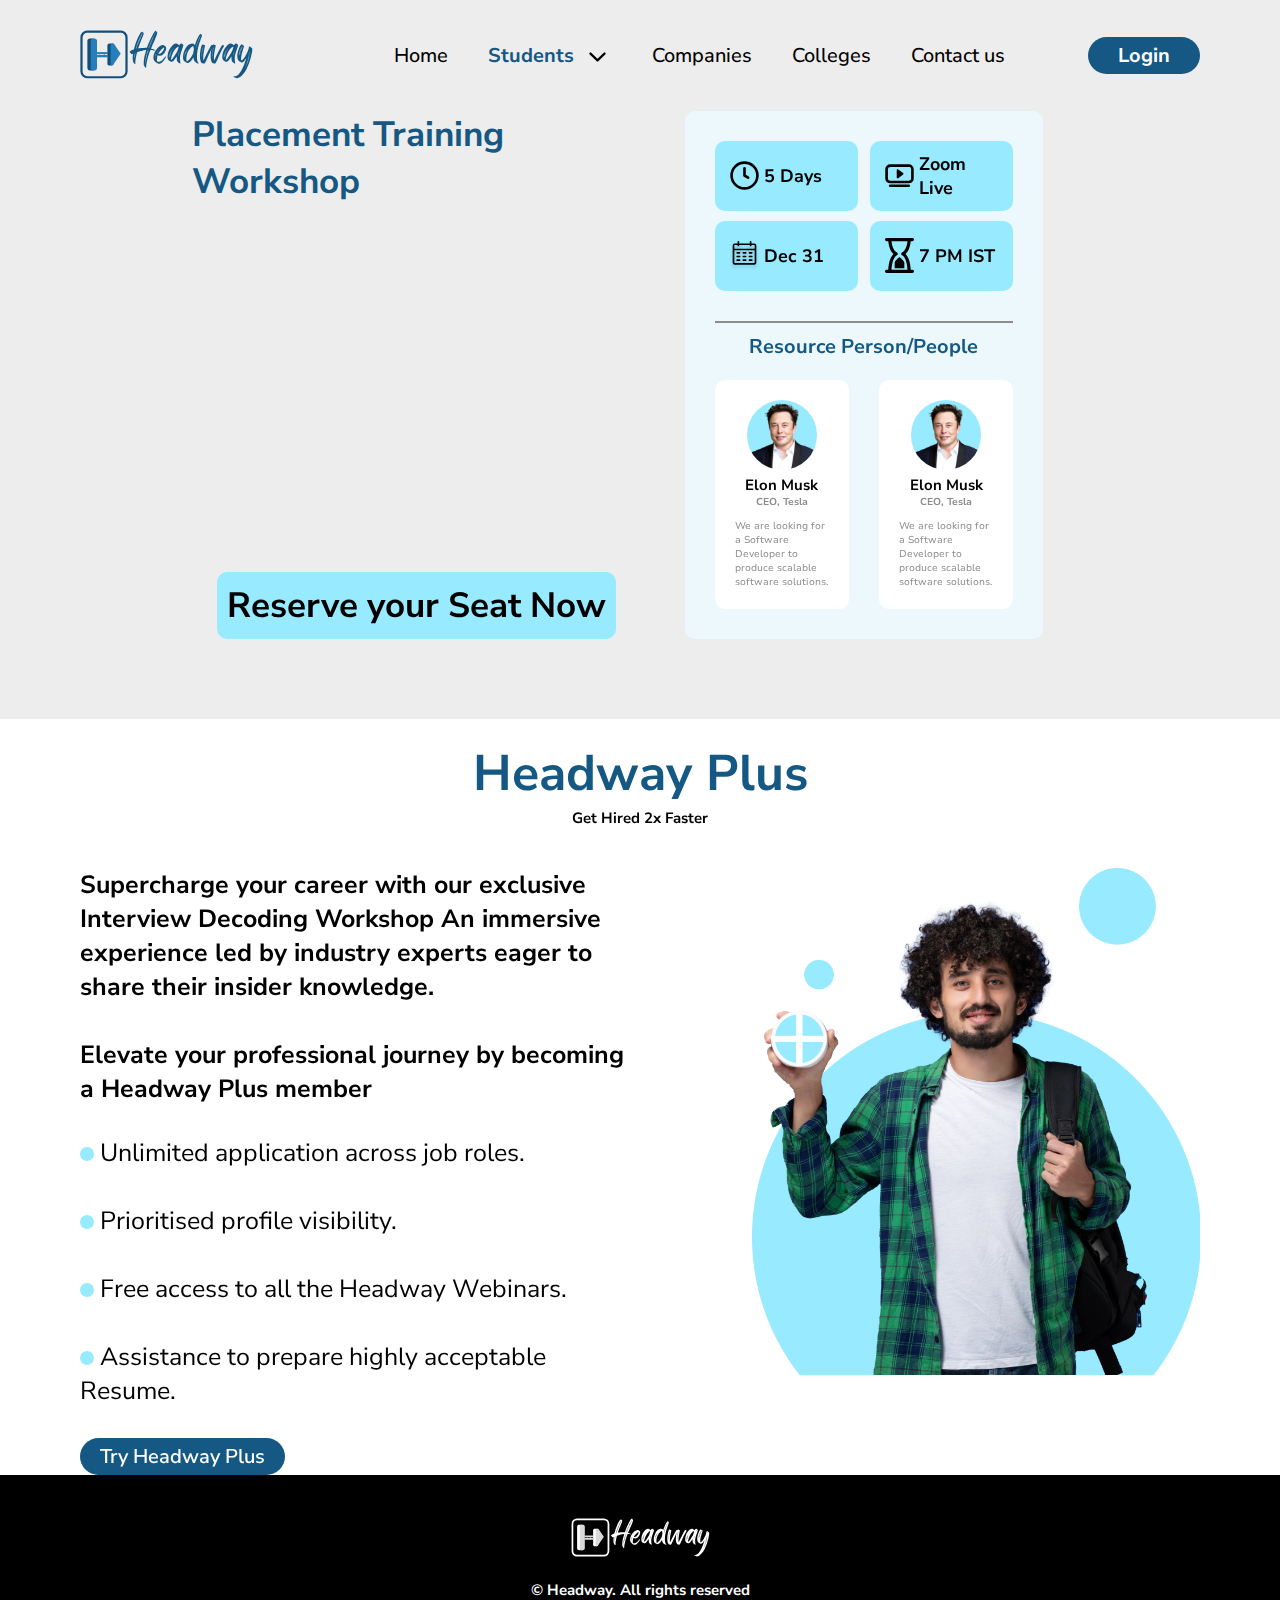
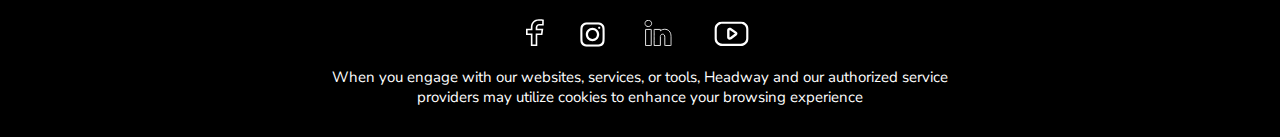
<file: html/workshop.html>
<!DOCTYPE html>
<html lang="en">
<head>
    <meta charset="UTF-8">
    <meta name="viewport" content="width=device-width, initial-scale=1.0">
    <title>Headway | Workshop</title>
    <link rel="icon" type="image/x-icon" href="/assets/logos/favicon.png">

    <link rel="stylesheet" href="/css/style.css">
    <link rel="stylesheet" href="/css/media-query.css">

    <script src="/script/sliderController.js"></script>
    <script defer src="/script/navbarHandler.js"></script>
</head>
<body>
    <section id="hero-section" class="workshopsection">
        <nav class="index-navbar-container index-navbar-container-hamburger">
            <a href="#"><img class="index-nav-logo" src="/assets/logos/Logo Original.svg" alt="headway logo"></a>
            <img class="menu-button" src="/assets/menu-button.svg" alt="">
                <img class="menu-close hidden" src="/assets/closw-button.svg" alt="">
                <div class="index-nav-res-container hidden">
                    <ul class="index-nav-entries-container">
                        <a href=""><li class="index-nav-entries">Home</li></a>
                        <div class="nav-student-container" href="">
                    <li class="index-nav-entries nav-list-student">Students <img src="/assets/select-icon.svg" alt=""></li>
                    <div class="nav-student-dropdown">
                        <div class="dummy-div">
                            <a href="/html/jobs.html">Jobs</a>
                            <a href="/html/workshop.html">Workshops</a>
                        </div>
                    </div>
                </div>
                        <a href=""><li class="index-nav-entries">Companies</li></a>
                        <a href=""><li class="index-nav-entries">Colleges</li></a>
                        <a href="#contactus-section"><li class="index-nav-entries">Contact us</li></a>
                    </ul>
                    <a class="index-nav-login-btn" href="#">Login</a>
                    <h6>View Profile</h6>
                </div>
  
        </nav>

        <nav class="index-navbar-container index-navbar-container-large">
            <a href="/html/index.html"><img class="index-nav-logo" src="/assets/logos/Logo Original.svg" alt="headway logo"></a>
            <ul class="index-nav-entries-container">
                <a href="/html/index.html"><li class="index-nav-entries">Home</li></a>
                <div class="nav-student-container" href="">
                    <li class="index-nav-entries nav-list-student nav-selected">Students <img src="/assets/select-icon.svg" alt=""></li>
                    <div class="nav-student-dropdown">
                        <div class="dummy-div">
                            <a href="/html/jobs.html">Jobs</a>
                            <a href="/html/workshop.html">Workshops</a>
                        </div>
                    </div>
                </div>
                
                <a href="/html/company.html"><li class="index-nav-entries">Companies</li></a>
                <a href="/html/colleges.html"><li class="index-nav-entries">Colleges</li></a>
                <a href="/html/index.html#contactus-section"><li class="index-nav-entries index-nav-entries-contactus">Contact us</li></a>
            </ul>
            <a class="index-nav-login-btn" href="#">Login</a>
            <!-- <div class="profile-icon-container">
                <img class="profile-icon" src="/assets/profile-icon.svg"/>
            </div>            -->
        </nav>
        <div class="workshop-hero-container">
                <div class="workshop-hero-div1">
                    <h3>Placement Training Workshop</h3>
                    <iframe src="https://www.youtube.com/embed/pxyCd86Yc6U?si=V4NZ0EJY8RsxYz5i" title="YouTube video player" frameborder="0" allow="accelerometer; autoplay; clipboard-write; encrypted-media; gyroscope; picture-in-picture; web-share" allowfullscreen></iframe> 
                    <button>Reserve your Seat Now</button>
                </div>
                <div class="workshop-hero-div2">
                    <div class="workshop-schedule-container">
                        <div class="workshop-schedule-div">
                            <div class="workshop-schedule-inner-div">
                                <img src="/assets/workshop-clock.svg" alt="">
                                <p>5 Days</p>
                            </div>
                            <div class="workshop-schedule-inner-div">
                                <img src="/assets/workshop-live.svg" alt="">
                                <p>Zoom Live</p>
                            </div>
                        </div>
                        <div class="workshop-schedule-div">
                            <div class="workshop-schedule-inner-div">
                                <img src="/assets/workshop-calender.svg" alt="">
                                <p>Dec 31</p>
                            </div>
                            <div class="workshop-schedule-inner-div">
                                <img src="/assets/workshop-timer.svg" alt="">
                                <p>7 PM IST</p>
                            </div>
                        </div>
                        <div class="workshop-resource-person-container">
                            <h5>Resource Person/People</h5>
                            <div class="workshop-resource-person-div">
                                <div class="workshop-resource-person">
                                    <div class="workshop-person-image-container"></div>
                                    <h4>Elon Musk</h4>
                                    <h3>CEO, Tesla</h3>
                                    <p>We are looking for a Software Developer to produce scalable software solutions. </p>
                                </div>
                                <div class="workshop-resource-person">
                                    <div class="workshop-person-image-container"></div>
                                    <h4>Elon Musk</h4>
                                    <h3>CEO, Tesla</h3>
                                    <p>We are looking for a Software Developer to produce scalable software solutions. </p>
                                </div>
                            </div>
                        </div>
                    </div>
                </div>
            </div>
    </section>

    <section id="courses-section">
        <div class="courses-head-container">
            <h2>Headway Plus</h2>
            <p>Get Hired 2x Faster</p>
        </div>
        <div class="courses-content-container">
            <div class="courses-content-div">
                <h3>Supercharge your career with our exclusive Interview Decoding Workshop
An immersive experience led by industry experts eager to share their insider knowledge.
<br><br>
Elevate your professional journey by becoming a Headway Plus member</h3>
                <p><img src="/assets/bullet-point.svg" alt=""> Unlimited application across job roles.<br><br>
                <img src="/assets/bullet-point.svg" alt=""> Prioritised profile visibility.<br><br>
                <img src="/assets/bullet-point.svg" alt=""> Free access to all the Headway Webinars.<br><br>
                <img src="/assets/bullet-point.svg" alt=""> Assistance to prepare highly acceptable Resume.
                </p>
                <a href="#hero-section">Try Headway Plus</a>
            </div>
            <div class="courses-content-image">
                <img src="/assets/Courses Details.png" alt="">
            </div>
            
        </div>
    </section>

    <footer id="index-footer">
        <img src="/assets/logos/Logo White.svg" alt="">
        <h5>© Headway. All rights reserved</h5>
        <div class="footer-socialmedia-div">
            <a href="https://www.facebook.com/Headway.co.in"><img src="/assets/logos/Social Media/FB.svg" alt=""></a>
            <a href="https://www.instagram.com/headway_official_"><img src="/assets/logos/Social Media/Instagram.svg" alt=""></a>
            <a href="https://www.linkedin.com/company/headwayofficial"><img src="/assets/logos/Social Media/LinkedIn.svg" alt=""></a>
            <a href="https://www.youtube.com/channel/UCCPQwd5NgMbIjCnNaEm1Ejw"><img src="/assets/logos/Social Media/YouTube.svg" alt=""></a>
        </div>
        <p>When you engage with our websites, services, or tools, Headway and our authorized service providers may utilize cookies to enhance your browsing experience</p>
    </footer>
</body>
</html>
</file>
<file: css/style.css>
@import url('https://fonts.googleapis.com/css2?family=Nunito+Sans:opsz,wght@6..12,200;6..12,300;6..12,400;6..12,500;6..12,600;6..12,700;6..12,800;6..12,900;6..12,1000&display=swap');

* {
    margin: 0;
    padding: 0;
    font-size: 62.5%;
    box-sizing: border-box;
    font-family: 'Nunito Sans', sans-serif;
    scroll-behavior: smooth;
}

:root {
    --color-primary: #145883;
    --color-secondary: #ffffff;
    --color-3: #000;

    --color-hover: #98EAFF;
    --background: #EDEDED;
}

body {
    background-color: var(--background);
}

/* --------------------------------------------------------------------------- */
/* Hero Section Start*/

#hero-section{
    width: 100vw;
    min-height: fit-content;
    padding: 0 80px 50px 80px;
}

.index-navbar-container{
    width: 100%;
    display: flex;
    align-items: center;
    justify-content: space-between;
    padding: 30px 0;
}

.index-navbar-container-hamburger{
    display: none;
}

.index-nav-logo{
    width: 75%;
}

.menu-button{
    width: 10%;
}

.menu-close{
    width: 6%;
}


.hidden{
    display: none !important;
}

.nav-background{
    /* display: none; */
    width: 100vw;
    height: 100vh;
    background: rgba(152, 234, 255, 0.13);
    backdrop-filter: blur(10px);
    position: fixed;
    top: 0;
    left: 0;
    z-index: 500;
    overflow: hidden !important;
}

.index-nav-entries-container{
    display: flex;
    list-style-type: none;
}

.index-nav-res-container{
    display: flex;
    width: 70%;
    align-items: center;
    justify-content: space-between;
    border-radius: 10px;
}

.index-nav-res-container h6{
    font-size: 2rem;
    color: var(--color-primary);
    margin-top: 10px;
}

.index-nav-entries-container a{
    text-decoration: none;
    color: var(--color-3);
}

.index-nav-entries-container a:hover{
    color: var(--color-primary);
}

.index-nav-entries{
    font-size: 2rem;
    font-weight: 500;
    padding: 0 20px;
}

.nav-selected{
    color: var(--color-primary);
    font-weight: 700;
}

.nav-student-container{
    display: flex !important;
    flex-direction: column;
    /* align-items: center; */
}

.nav-student-dropdown{
    position: relative;
    display: none;
    background-color: #626262;
    z-index: 1000;
    left: 2rem;
}

.nav-list-student img{
    width: 22%;
    padding-left: 10px;
}

.nav-student-dropdown .dummy-div{
    position: absolute;
    display: flex;
    flex-direction: column;
    background-color: #f7f7f7;
    box-shadow: 0px 8px 16px 0px rgba(0,0,0,0.2);
    width: fit-content;
}

.nav-student-dropdown a{
    font-size: 2rem;
    padding: 10px 20px;
    text-decoration: none;
    color: var(--color-3);
}

.nav-student-dropdown a:hover{
    background-color: #dddddd;
    color: var(--color-3);
}

.nav-student-container:hover .nav-student-dropdown {
    display: block;
}



.index-nav-login-btn{
    font-size: 2rem;
    font-weight: 700;
    color: var(--color-secondary);
    background-color: var(--color-primary);
    text-decoration: none;
    padding: 5px 30px;
    border-radius: 20px;
    transition: 0.2s ease-in-out;
}

.index-nav-login-btn:hover{
    background-color: var(--color-hover);
    color: var(--color-3);
}

.profile-icon-container{
    width: 50px;
    height: 50px;
    background-color: var(--color-hover);
    border-radius: 50%;
    display: flex;
    align-items: center;
    justify-content: center;
    overflow: hidden;
}

.profile-icon{
    width: 50px;
    height: 50px;
}

.slider-container{
    width: 100%;
    position: relative;
    margin-top: 30px;
    background-color: #fff;
    border-radius: 20px;
    display: flex;
    align-items: center;
    overflow: hidden;
    box-shadow: 10px 10px 20px 0px rgba(0, 0, 0, 0.25);
}

.mySlides {
    width: 100%;
    display: flex;
    align-items: center;
    justify-content: flex-end;
    min-height: fit-content;
}

.slider-image {
    width: 45%;
}

.slider-content-container{
    width: 50%;
    display: flex;
    flex-direction: column;
}

.jobs-slider-content-container{
    width: 60%;
}

.index-slider-head{
    color: var(--color-3);
    font-size: 6rem;
    font-weight: 700;
}

.index-slider-sub{
    color: var(--color-primary);
    font-size: 5rem;
    font-weight: 700;
}

.index-slider-para{
    color: var(--color-3);
    font-size: 2.5rem;
    width: 40%;
    padding-top: 20px;
}

.index-slider-button{
    text-decoration: none;
    font-size: 2rem;
    background-color: var(--color-primary);
    color: var(--color-secondary);
    font-weight: 700;
    padding: 5px 20px;
    border-radius: 20px;
    width: fit-content;
    margin-top: 20px;
    transition: 0.2s ease-in-out;
}

.index-slider-button:hover{
    background-color: var(--color-hover);
}

/* Fading animation for slider*/
.fade {
  animation-name: fade;
  animation-duration: 1.5s;
}

@keyframes fade {
  from {opacity: .4} 
  to {opacity: 1}
}

/* On smaller screens, decrease text size */
@media only screen and (max-width: 300px) {
  .text {font-size: 11px}
}

/* --------------------------------------------------------------------------- */
/* Hero Section End*/


/* --------------------------------------------------------------------------- */
/* Courses Section Start*/

#courses-section{
    width: 100vw;
    height: fit-content;
    padding: 0 80px;
    background-color: var(--color-secondary);
}

.courses-head-container{
    width: 100%;
    height: 20%;
    display: flex;
    flex-direction: column;
    align-items: center;
    justify-content: center;
    padding-top: 20px;
}

.courses-head-container h2{
    font-size: 5rem;
    font-weight: 700;
    color: var(--color-primary);
    word-break: break-word;
}

.courses-head-container p{
    font-size: 1.5rem;
    font-weight: 700;
    color: var(--color-3);
}

.courses-content-container{
    width: 100%;
    height: 80%;
    display: flex;
    margin-top: 40px;
}

.courses-content-div{
    width: 50%;
    height: 100%;
    display: flex;
    flex-direction: column;
    justify-content: center;
    align-self: center;
}

.courses-content-div h3, .courses-content-div span{
    font-size: 2.5rem;
}

.courses-content-div span{
    color: var(--color-primary);
    font-size: 4rem;
}

.courses-content-div p{
    font-size: 2.5rem;
    margin: 30px 0;
}

.courses-content-div a{
    font-size: 2rem;
    text-decoration: none;
    color: var(--color-secondary);
    background-color: var(--color-primary);
    width: fit-content;
    padding: 5px 20px;
    font-weight: 600;
    border-radius: 20px;
    transition: 0.2s ease-in-out;
}

.courses-content-div a:hover{
    background-color: var(--color-hover);
}

.courses-content-image{
    width: 50%;
    height: 100%;
    overflow: hidden;
    display: flex;
    align-items: flex-end;
    justify-content: flex-end;
}

.courses-content-image img{
    max-width: 80%;
    bottom: 0;
}

/* --------------------------------------------------------------------------- */
/* Courses Section End*/

/* --------------------------------------------------------------------------- */
/* Companies Section Start*/

#compaies-section, #jobseekers-section{
    width: 100vw;
    height: fit-content;
    padding: 0 80px;
    background-color: var(--background);
}

.companies-content-image{
    justify-content: flex-start;
}

.companies-content-image img, .jobseekers-content-image img{
    max-width: 95%;
}

.companies-content-div a{
    align-self: flex-end;
}

#jobseekers-section{
    background-color: var(--color-secondary);
}

/* --------------------------------------------------------------------------- */
/* Companies Section End*/

/* --------------------------------------------------------------------------- */
/* Testimonials Section Start*/

#testimonials{
    width: 100vw;
    height: fit-content;
    background-color: var(--background);
    padding: 0 80px;
    display: flex;
    flex-direction: column;
    align-items: center;
    justify-content: center;
    padding-top: 20px;
    padding-bottom: 70px;
}

.testimonial-div{
    display: flex;
    max-width: 700px;
    height: fit-content;
    background-color: var(--color-secondary);
    border-radius: 10px;
    box-shadow: 5px 5px 15px 0px rgba(0, 0, 0, 0.25);
    margin-top: 20px;
}

.test-move-button-left{
    position: relative;
    left: -20px;
    align-self: center;
}

.test-move-button-left img{
    width: 80%;
}

.test-move-button-right{
    position: relative;
    right: -90%;
    align-self: center;
}

.test-move-button-right img{
    width: 80%;
}

.testimonial-content-div{
    width: 70%;
    height: 100%;
    padding: 20px;
    display: flex;
    flex-direction: column;
    justify-content: space-between;
}

.testimonial-content-div img{
    width: 70px;
    position: absolute;
}

.testimonial-content-div p{
    font-size: 2.25rem;
    font-weight: 700;
    padding-top: 30px;
    padding-left: 20px;
}

.testimonial-author-div{
    display: flex;
    flex-direction: column;
    padding-bottom: 30px;
    padding-top: 20px;
    padding-left: 20px;
}

.testimonial-author-div h4{
    font-size: 1.8rem;
    font-weight: 700;
    color: var(--color-primary);
}

.testimonial-author-div label{
    font-size: 1.3rem;
    font-weight: 500;
}

.testimonial-image-div{
    width: 30%;
    overflow: hidden;
    display: flex;
    align-items: flex-end;
    justify-content: flex-end;
    border-radius: 10px;
}

.testimonial-image-div img{
    width: 95%;
}


/* --------------------------------------------------------------------------- */
/* Testimonials Section End*/

/* --------------------------------------------------------------------------- */
/* Partners Section Start*/

#partners {
    width: 100%;
    background-color: var(--color-secondary);
    display: flex;
    flex-direction: column;
    align-items: center;
}

.partners-sec-heading {
    font-size: 3rem;
    font-weight: 700;
    color: var(--color-primary);
    padding-top: 20px;
}

.partners-container {
    width: 100%;
    overflow: hidden;
    display: flex;
}

.partner-logos-container {
    display: flex;
    align-items: center;
    animation: slide 10s linear infinite;
}

.partner-logos-container:hover{
    animation-play-state: paused;
}

@keyframes slide {
    0% {
        transform: translateX(0);
    }
    100% {
        transform: translateX(-50%); /* Adjusted to cover at least two iterations */
    }
}

.partner-logo-div {
    padding: 50px 100px;
}

/* --------------------------------------------------------------------------- */
/* Partners Section End*/

/* --------------------------------------------------------------------------- */
/* FAQ Section Start*/

#faq-section{
    width: 100vw;
    height: fit-content;
    background-color: var(--background);
    padding: 0 80px;
    display: flex;
    flex-direction: column;
}

.faq-content-container{
    width: 100%;
    padding-bottom: 40px;
    display: flex;
}

.accordion{
    width: 60%;
}

.faq-image-div{
    width: 40%;
    display: flex;
    align-items: center;
    justify-content: center;
}

.faq-image-div img{
    width: 70%;
}

.accordion-item *{
    font-size: 1.5rem !important;
}

/* ---------------------------? */

.accordion .accordion-item {
  border-bottom: 1px solid #626262;
}

.accordion .accordion-item button[aria-expanded='true'] {
  border-bottom: 1px solid var(--color-primary);
}

.accordion button {
  position: relative;
  display: block;
  text-align: left;
  width: 100%;
  padding: 1em 0;
  color: #7288a2;
  font-size: 1.15rem;
  font-weight: 400;
  border: none;
  background: none;
  outline: none;
}

.accordion button:hover,
.accordion button:focus {
  cursor: pointer;
  color: #03b5d2;
}

.accordion button:hover::after,
.accordion button:focus::after {
  cursor: pointer;
  color: #03b5d2;
  border: 1px solid #03b5d2;
}

.accordion button .accordion-title {
  padding: 1em 1.5em 1em 0;
  font-size: 2rem;
  font-weight: 700;
  color: var(--color-primary);
}

.accordion button .icon {
  display: inline-block;
  position: absolute;
  top: 18px;
  right: 0;
  width: 22px;
  height: 22px;
  border: 1px solid var(--color-primary);
  border-radius: 22px;
}

.accordion button .icon::before {
  display: block;
  position: absolute;
  content: '';
  top: 9px;
  left: 5px;
  width: 10px;
  height: 2px;
  background: var(--color-primary);
}
.accordion button .icon::after {
  display: block;
  position: absolute;
  content: '';
  top: 5px;
  left: 9px;
  width: 2px;
  height: 10px;
  background: var(--color-primary);
}

.accordion button[aria-expanded='true'] {
  color: #03b5d2;
}
.accordion button[aria-expanded='true'] .icon::after {
  width: 0;
}
.accordion button[aria-expanded='true'] + .accordion-content {
  opacity: 1;
  max-height: 9em;
  transition: all 200ms linear;
  will-change: opacity, max-height;
}
.accordion .accordion-content {
  opacity: 0;
  max-height: 0;
  overflow: hidden;
  transition: opacity 200ms linear, max-height 200ms linear;
  will-change: opacity, max-height;
}
.accordion .accordion-content p {
  font-size: 2rem;
  margin: 0.5em 0;
  color: var(--color-3);
}


/* --------------------------------------------------------------------------- */
/* FAQ Section End*/

/* --------------------------------------------------------------------------- */
/* Contactus Section Start*/

#contactus-section{
    width: 100vw;
    height: fit-content;
    background-color: var(--color-secondary);
    padding: 0 80px;
}

.contact-us-content-container{
    width: 100%;
    height: 80%;
    display: flex;
    padding: 40px;
}

.contactus-form-container{
    width: 50%;
    display: flex;
    align-items: center;
    justify-content: center;
}

.contactus-form{
    width: 60%;
    height: fit-content;
    background-color: #ECF8FB;
    padding: 40px;
    border-radius: 10px;
    display: flex;
    flex-direction: column;
}

.contactus-entries-container{
    display: flex;
    flex-direction: column;
    padding-bottom: 20px;
}

.contactus-entries-container label{
    font-size: 1.8rem;
}

.contactus-entries-container input,.contactus-entries-container select{
    font-size: 1.8rem;
    font-weight: 700;
    background: none;
    outline: none;
    border: 2px solid var(--color-primary);
    border-radius: 5px;
    padding: 5px 10px;
}

.contactus-entries-container textarea{
    font-size: 1.8rem;
    font-weight: 700;
    background: none;
    outline: none;
    border: 2px solid var(--color-primary);
    border-radius: 5px;
    padding: 5px 10px;
    resize: none;
}

.contactus-submit-btn{
    font-size: 1.8rem;
    background-color: var(--color-primary);
    font-weight: 600;
    color: var(--color-secondary);
    padding: 5px 20px;
    border-radius: 50px;
    outline: none;
    border: none;
    width: fit-content;
    align-self: flex-end;
}

.contactus-contact-details-container{
    width: 50%;
    display: flex;
    align-items: center;
    justify-content: center;
    flex-direction: column;
}

.contactus-entries-div{
    display: flex;
    flex-direction: column;
    padding: 10px 0;
}

.contactus-entries-div label{
    font-size: 1.8rem;
}

.contactus-entries-div h4{
    font-size: 2rem;
    font-weight: 700;
}

.contactus-map{
    width: 600px;
    height: 200px;
    margin-top: 50px;
    border-radius: 20px;
}

/* --------------------------------------------------------------------------- */
/* Contactus Section End*/

/* --------------------------------------------------------------------------- */
/* Footer Start*/

#index-footer{
    width: 100vw;
    height: fit-content;
    background-color: var(--color-3);
    padding: 0 80px;
    display: flex;
    flex-direction: column;
    align-items: center;
    justify-content: center;
    padding: 30px 0;
}

#index-footer img{
    scale: 60%;
}

#index-footer h5{
    font-size: 1.5rem;
    color: var(--color-secondary);
    padding: 10px 0;
}

.footer-socialmedia-div a{
    padding: 0 10px;
}

#index-footer p{
    font-size: 1.5rem;
    color: var(--color-secondary);
    width: 50%;
    text-align: center;
    padding-top: 10px;
}

/* --------------------------------------------------------------------------- */
/* Footer End*/

/* --------------------------------------------------------------------------- */
/* Jobs Page Start*/

#jobs-hero-section{
    height: fit-content;
    width: 100vw;
    padding: 0 80px;
    padding-bottom: 80px;
}

#jobs-list-sec{
    height: fit-content; 
    width: 100vw;
    padding: 0 80px;
    background-color: var(--color-secondary); 
}

.jobs-slider-container{
    height: 300px !important;
}

.jobs-slider-head{
    font-size: 3rem;
}

.jobs-slider-sub{
    font-size: 5rem;
}

.jobs-slider-para{
    font-size: 2rem;
    width: 80%;
}

.jobs-slider-image{
    width: 35%;
}

.jobs-content-container{
    width: 100%;
    /* height: 80%; */
    display: flex;
    flex-direction: column;
}

.jobs-applied-filters-container{
    width: 100%;
    display: flex;
    align-items: center;
    border-bottom: 1px solid #b0afaf;
    padding: 20px;
    flex-wrap: wrap;
}

.jobs-applied-filters-container p{ 
    font-size: 1.5rem;
    font-weight: 700;
    margin-right: 30px;
}

.applied-filters-div{
    background-color: var(--color-hover);
    display: flex;
    padding: 5px 10px;
    border-radius: 5px;
    margin-right: 10px;
}

.applied-filters-div h5{
    font-size: 1.5rem;
    font-weight: 700;
    padding-right: 10px;
}

.jobs-filter-container{
    width: 100%;
    display: flex;
    padding: 10px 0;
    border-bottom: 1px solid #b0afaf;
    flex-wrap: wrap;
}

.jobs-filter-div{
    width: 20%;
    display: flex;
    flex-direction: column;
    margin: 0 20px;
}

.jobs-filter-div label{
    font-size: 1.5rem;
    font-weight: 700;
}

.jobs-filter-div input{
    font-size: 1.5rem;
    font-weight: 700;
    background: none;
    outline: none;
    border: 2px solid var(--color-primary);
    padding: 5px 5px;
    border-radius: 5px;
}

.individual-filter-container{
    display: flex;
    flex-wrap: wrap;
}

.individual-filter-div{
    background: none;
    border: 2px solid var(--color-3);
    padding: 5px 10px;
    border-radius: 5px;
    width: fit-content;
    margin-right: 5px;
    margin-top: 10px;
}

.individual-filter-div-selected{
    border: none;
    background-color: var(--color-hover);
}

.individual-filter-div-more{
    border: none;
    color: var(--color-primary);
    font-weight: 700;
    font-size: 1.8rem;
    padding: 5px 0;
}

.individual-filter-div-more label{
    color: var(--color-primary);
    font-weight: 700;
    font-size: 1.5rem;
}

.job-cards-container{
    width: 100%;
    display: flex;
    align-items: center;
    justify-content: space-around;
    flex-wrap: wrap;
}

.jobs-cards-div{
    margin: 30px 15px;
    max-width: 300px;
    height: fit-content;
    background-color: #ECF8FB;
    border-radius: 10px;
    padding: 20px;
}

.jobs-card-header-div{
    width: 100%;
    display: flex;
    align-items: center;
    justify-content: center;
}

.jobs-card-image{
    width: 20%;
}

.jobs-card-image img{
    width: 50px;
}

.jobs-card-header-title-loc-div{
    width: 80%;
    margin-left: 20px;
    display: flex;
    flex-direction: column;
    justify-content: center;
}

.jobs-card-header-title-loc-div h3{
    font-size: 2.2rem;
    font-weight: 800;
}

.jobs-card-header-loc-div{
    display: flex;
}

.jobs-card-header-loc-div p{
    font-size: 1.5rem;
    color: #9A9A9A;
    margin-left: 10px;
}

.jobs-card-job-position-div{
    width: 100%;
    margin-top: 30px;
}

.jobs-card-job-position-div h4{
    font-size: 2rem;
    font-weight: 800;
}

.job-cards-salary-exp-container{
    width: 100%;
    display: flex;
    margin-top: 10px;
}

.job-cards-exp-div{
    display: flex;
    margin-right: 10px;
}

.job-cards-exp-div p, .job-cards-exp-div span{
    font-size: 1.5rem;
    color: #8C8C8C;
}

.job-cards-exp-div span{
    padding-right: 5px;
    padding-left: 5px;
}

.job-cards-exp-div p{
    display: flex;
}

.jobs-card-job-desc-div{
    width: 100%;
    height: 100px;
    overflow: hidden;
    margin-top: 10px;
}

.jobs-card-job-desc-div p{
    font-size: 1.5rem;
}

.job-cards-skills-container{
    width: 100%;
    display: flex;
    flex-wrap: wrap;
    margin-top: 20px;
}

.job-cards-skills-container p{
    font-size: 1.5rem;
    color: #8C8C8C;
    border: 2px solid #8C8C8C;
    border-radius: 5px;
    padding: 3px 10px;
    margin-right: 5px;
    margin-bottom: 5px;
}

.job-cards-view-button{
    width: 100%;
    display: flex;
    justify-content: flex-end;
    align-items: flex-end;
    margin-top: 10px;
}

.job-cards-view-button a{
    text-decoration: none;
    font-size: 1.5rem;
    font-weight: 700;
    padding: 5px 20px;
    border-radius: 50px;
    outline: none;
    border: none;
    background-color: var(--color-hover);
    color: var(--color-3);
}

.jobs-reminder-popup-bg{
    width: 100vw;
    height: 100vh;
    position: fixed;
    background: rgba(152, 234, 255, 0.13);
    backdrop-filter: blur(10px);
    z-index: 100;
    overflow: hidden;
    display: flex;
    align-items: center;
    justify-content: center;
}

.jobs-reminder-popup-container{
    width: 400px;
    height: 500px;
    background-color: var(--color-hover);
    box-shadow: 10px 10px 20px 0px rgba(0, 0, 0, 0.25);
    border-radius: 10px;
    display: flex;
    flex-direction: column;
    padding: 20px;
}

.jobs-reminder-popup-close-div{
    width: 100%;
    display: flex;
    align-items: center;
    justify-content: flex-end;
}

.jobs-reminder-popup-close-div img{
    width: 5%;
}

.jobs-reminder-popup-workshop-div{
    width: 100%;
    padding: 20px;
}

.jobs-reminder-popup-workshop-div p{
    font-size: 2rem;
    font-weight: 700;
    margin-top: 20px;
}

/* --------------------------------------------------------------------------- */
/* Jobs Page End*/

/* --------------------------------------------------------------------------- */
/* Workshop Page Start*/

.workshopsection{
    align-items: center;
    display: flex;
    flex-direction: column;
    height: fit-content !important;
    padding-bottom: 80px !important;
}

.workshop-hero-container{
    width: 80%;
    display: flex;
}

.workshop-hero-div1{
    width: 50%;
    display: flex;
    flex-direction: column;
    align-items: center;
    justify-content: space-between;
}

.workshop-hero-div1 h3{
    font-size: 3.5rem;
    color: var(--color-primary);
    font-weight: 700;
}

.workshop-hero-div1 iframe{
    width: 100%;
    height: 300px;
    border: 10px;
}

.workshop-hero-div1 button{
    font-size: 3.5rem;
    background-color: var(--color-hover);
    padding: 10px;
    border-radius: 10px;
    font-weight: 700;
    outline: none;
    border: none;
}

.workshop-hero-div2{
    width: 50%;
    display: flex;
    align-items: center;
    justify-content: center;
}

.workshop-schedule-container{
    width: 80%;
    height: 100%;
    background-color: #ECF8FB;
    border-radius: 10px;
    padding: 30px;
}

.workshop-schedule-div{
    display: flex;
    align-items: center;
    justify-content: space-between;
    padding-bottom: 10px;
}

.workshop-schedule-inner-div{
    display: flex;
    background-color: var(--color-hover);
    width: fit-content;
    align-items: center;
    justify-content: center;
    padding: 15px;
    border-radius: 10px;
    width: 48%;
    height: 70px;
}

.workshop-schedule-inner-div img{
    width: 30%;
    padding-right: 5px;
}

.workshop-schedule-inner-div p{
    font-size: 1.8rem;
    font-weight: 700;
    width: 70%;
}

.workshop-resource-person-container{
    width: 100%;
    display: flex;
    flex-direction: column;
    align-items: center;
    justify-content: center;
    border-top: 2px solid #8C8C8C;
    margin-top: 20px;
    padding-top: 10px;
}

.workshop-resource-person-container h5{
    font-size: 2rem;
    color: var(--color-primary);
}

.workshop-resource-person-div{
    width: 100%;
    display: flex;
    align-items: center;
    justify-content: space-between;
    /* flex-direction: column; */
}

.workshop-resource-person{
    display: flex;
    flex-direction: column;
    align-items: center;
    justify-content: center;
    background-color: var(--color-secondary);
    border-radius: 10px;
    width: 45%;
    padding: 20px;
    margin-top: 20px;
}

.workshop-person-image-container{
    width: 70px;
    height: 70px;
    border-radius: 50%;
    background-color: var(--color-hover);
    background-image: url('/assets/workshop-person.png');
    background-repeat: no-repeat;
    background-position: center center;
    background-size: cover;
}

.workshop-resource-person-div h4{
    font-size: 1.5rem;
    font-weight: 700;
    margin-top: 5px;
}

.workshop-resource-person-div h3{
    font-size: 1rem;
    font-weight: 700;
    color: #8C8C8C;
}

.workshop-resource-person-div p{
    margin-top: 10px;
    font-size: 1rem;
    font-weight: 400;
    color: #8C8C8C;
}

/* --------------------------------------------------------------------------- */
/* Workshop Page End*/

/* --------------------------------------------------------------------------- */
/* Company Page Start*/

.what-offer-head-container{
    width: 100%;
    display: flex;
    align-items: center;
    justify-content: space-between;
}

.what-offer-head-container h5{
    font-size: 2rem;
    font-weight: 700;
}

.what-offer-selected{
    border-bottom: 3px solid var(--color-primary);
    color: var(--color-primary);
}

.what-offer-content{
    width: 100%;
    /* height: 100%; */
}

.what-offer-content p ul li{
    font-size: 2rem !important;
    padding-top: 10px;
}

#job-postings:hover, #hiring-through-profiles:hover, #bulk-hiring:hover{
    cursor: pointer;
}

#acheivement-section{
    width: 100vw;
    background-color: var(--background);
    height: fit-content;
    padding: 50px 0;
    display: flex;
    align-items: center;
    justify-content: space-around;
    flex-wrap: wrap;
}

.acheivement-div{
    display: flex;
    flex-direction: column;
    align-items: center;
    justify-content: center;
    background-color: var(--color-hover);
    width: fit-content;
    padding: 10px 30px;
    border-radius: 10px;
    margin: 10px;
}

.acheivement-div h1{
    font-size: 5.5rem;
    font-weight: 700;
}

.acheivement-div h2{
    font-size: 2.5rem;
    font-weight: 700;
}

/* --------------------------------------------------------------------------- */
/* Company Page End*/

/* --------------------------------------------------------------------------- */
/* College Page Start*/

.colleges-hero-sec{
    height: fit-content !important;
    margin-bottom: 80px;
}

.colleges-banner-container{
    width: 100%;
    display: flex;
    align-items: center;
    justify-content: space-between;
}

.colleges-banner-div{
    width: 48%;
    height: fit-content;
    padding: 30px 20px;
    background-color: var(--color-secondary);
    border-radius: 20px;
    filter: drop-shadow(10px 10px 20px rgba(0, 0, 0, 0.25));
    display: flex;
}

.colleges-banner-content-div{
    width: 100%;
    display: flex;
    flex-direction: column;
    align-items: center;
    justify-content: center;
}

.colleges-banner-content-div h3{
    font-size: 3.5rem;
    color: var(--color-primary);
    font-weight: 700;
}

.colleges-banner-content-div p{
    font-size: 2rem;
    text-align: center;
    margin-top: 10px;
}

.colleges-banner-content-para{
    font-weight: 700;
    font-size: 3rem;
}

.colleges-banner-content-div button{
    font-size: 2rem;
    font-weight: 700;
    background-color: var(--color-hover);
    padding: 5px 20px;
    border: none;
    border-radius: 10px;
    margin-top: 20px;
}

.colleges-banner-img-div{
    width: 70%;
    display: flex;
    align-items: center;
    justify-content: center;
}

.colleges-banner-img-div img{
    width: 90%;
}

.offered-course-sec{
    height: fit-content !important;
}

.offered-courses-container{
    width: 100%;
    display: flex;
    flex-wrap: wrap;
    padding: 50px 0;
    align-items: center;
    justify-content: space-around;
}

.courses-card-div{
    width: 350px;
    height: fit-content;
    background-color: #ECF8FB;
    display: flex;
    flex-direction: column;
    align-items: center;
    justify-content: center;
    border-radius: 10px;
    padding: 20px;
    margin: 20px;
    flex-wrap: wrap;
}

.courses-card-dur-details-container{
    width: 100%;
    display: flex;
    align-items: center;
    justify-content: space-between;
}

.courses-card-dur-details-container h5, .courses-card-dur-details-container h5 span{
    font-size: 1.8rem;
    color: #9A9A9A;
    margin-top: 10px;
}

.courses-card-div h3{
    font-size: 3rem;
    font-weight: 800;
    text-align: center;
    min-height: 80px;
}

.courses-card-div p{
    font-size: 1.5rem;
    font-weight: 400;
    width: 300px;
    height: 145px;
    margin: 20px 0;
    overflow: hidden;
}

.courses-card-div button{
    font-size: 1.5rem;
    font-weight: 700;
    align-self: flex-end;
    background-color: var(--color-hover);
    border-radius: 20px;
    outline: none;
    border: none;
    padding: 5px 20px;
}

.enquiry-form-bg{
    position: fixed;
    /* scroll-behavior: none; */
    width: 100vw;
    height: 100vh;
    z-index: 500;
    background: rgba(152, 234, 255, 0.13);
    backdrop-filter: blur(10px);
    display: flex;
    align-items: center;
    justify-content: center;
}

.enuiry-form-container{
    width: 60%;
    height: fit-content;
    background-color: #98EAFF;
    display: flex;
    flex-direction: column;
    padding: 30px;
    margin: 50px;
}

.enquiry-form-header{
    width: 100%;
    display: flex;
    align-items: center;
    justify-content: space-between;
}

.enquiry-form-header h4{
    font-size: 3.5rem;
    font-weight: 700;
}

.enquiry-form-header img{
    width: 3%;
}

.enquiry-form-content-container{
    width: 100%;
    display: flex;
}

.enquiry-form-course-details-container{
    width: 50%;
    display: flex;
    align-items: center;
    justify-content: center;
}

.enquiry-form-course-details{
    background-color: var(--color-secondary);
    width: 80%;
    height: 90%;
    padding: 20px;
    border-radius: 10px;
    overflow: scroll;
}

.enquiry-form-course-details p{
    font-size: 1.5rem;
}

.enquiry-form-contact-form-container{
    width: 50%;
    display: flex;
    align-items: center;
    justify-content: center;
}

.enquiy-form{
    display: flex;
    flex-direction: column;
}

.enquiry-form-entries-div{
    display: flex;
    flex-direction: column;
    margin-bottom: 30px;
}

.enquiry-form-entries-div label{
    font-size: 1.8rem;
    font-weight: 700;
}

.enquiry-form-entries-div input{
    font-size: 1.8rem;
    font-weight: 700;
    background: none;
    border: 2px solid var(--color-3);
    outline: none;
    padding: 5px 10px;
    border-radius: 5px;
}

.enquiry-form-submit-btn{
    width: fit-content;
    font-size: 1.8rem;
    font-weight: 700;
    color: var(--color-secondary);
    border: none;
    cursor: pointer;
    background-color: var(--color-primary);
    padding: 5px 20px;
    border-radius: 5px;
    align-self: flex-end;
}


/* --------------------------------------------------------------------------- */
/* College Page End*/

/* --------------------------------------------------------------------------- */
/* Job Details Page Start*/

#job-details-section{
    width: 100vw;
    height: fit-content;
    background-color: var(--color-secondary);
    display: flex;
    flex-direction: column;
    padding: 50px 80px;
}

.job-details-sec-page-header-container{
    width: 100%;
    display: flex;
    align-items: center;
    justify-content: space-between;
    border-bottom: 2px solid var(--color-hover);
}

.job-details-sec-page-header-div{
    display: flex;
    align-items: center;
}

.job-details-sec-page-header-div a img{
    width: 70%;
}

.job-details-sec-page-header-div h2{
    font-size: 5rem;
    color: var(--color-primary);
    font-weight: 700;
    margin-left: 50px;
}

.job-details-sec-page-header-container button{
    font-size: 2rem;
    color: var(--color-3);
    font-weight: 700;
    background-color: var(--color-hover);
    outline: none;
    border: none;
    border-radius: 5px;
    padding: 5px 20px;
    justify-self: flex-end;
    transition: 0.2s ease-in-out;
}

.job-details-sec-page-header-container button:hover{
    background-color: var(--background);
    cursor: pointer;
}

.job-details-sec-company-details-container{
    width: 100%;
    display: flex;
    padding: 0 100px;
    align-items: center;
    justify-content: space-between;
    padding-top: 50px;
    padding-bottom: 20px;
    border-bottom: 2px solid var(--background);
    flex-wrap: wrap;
}

.job-details-sec-company-details-div{
    width: 25%;
    display: flex;
    flex-direction: column;
}

.job-details-sec-company-details-div h4{
    font-size: 1.5rem;
}

.job-details-sec-company-details-div h3{
    font-size: 2rem;
    color: var(--color-primary);
    font-weight: 700;
}

.job-details-sec-company-job-desc-div{
    width: 100%;
    display: flex;
    flex-direction: column;
    padding: 50px 100px;
}

.job-details-sec-company-job-desc-div h3{
    font-size: 2.5rem;
    font-weight: 700;
    color: var(--color-primary);
}

.job-details-sec-company-job-desc-div p{
    font-size: 1.8rem;
    font-weight: 700;
    margin-top: 20px;
    line-height: 180%;
}

.application-submit-confirm-popup-bg{
    width: 100vw;
    height: 100vh;
    position: fixed;
    background: rgba(152, 234, 255, 0.13);
    backdrop-filter: blur(10px);
    z-index: 100;
    display: flex;
    justify-content: center;
    align-items: center;
    overflow: hidden;
    padding: 20px;
}

.application-submit-confirm-popup{
    max-width: 550px;
    height: fit-content;
    background-color: var(--color-hover);
    border-radius: 10px;
    box-shadow: 10px 10px 20px 0px rgba(0, 0, 0, 0.25);
    padding: 20px;
}

.application-submit-confirm-popup-close-div{
    width: 100%;
    display: flex;
    justify-content: flex-end;
}

.application-submit-confirm-popup-close-div img{
    scale: 60%;
}

.application-submit-confirm-popup-content-div{
    width: 100%;
    display: flex;
    flex-direction: column;
    align-items: center;
    justify-content: center;
    padding: 20px 30px;
}

.application-submit-confirm-popup-content-div p{
    font-size: 3rem;
    font-weight: 700;
}

.application-submit-confirm-popup-content-div button{
    background-color: var(--color-primary);
    font-size: 2rem;
    outline: none;
    border: none;
    padding: 5px 20px;
    color: var(--color-secondary);
    font-weight: 700;
    border-radius: 5px;
    align-self: flex-end;
    margin-top: 20px;
}

.application-submit-confirm-close:hover{
    cursor: pointer;
}


/* --------------------------------------------------------------------------- */
/* Job Details Page End*/
</file>
<file: css/media-query.css>
/* Extra small devices (portrait phones, less than 576px) */
@media (max-width: 450px) {
    *{
        font-size: 45%;
        /* overflow-x: hidden; */
    }

    #hero-section, #courses-section, #compaies-section, #jobseekers-section, #testimonials, #faq-section, #contactus-section{
        padding: 20px;
        height: fit-content;
    }

    .index-nav-res-container{
        /* display: none; */
        padding: 30px 50px;
        width: fit-content;
        position: absolute;
        z-index: 1000;
        right: 20px;
        top: 90px;
        background-color: #ECF8FB;
        display: flex;
        flex-direction: column;
        align-items: center;
        justify-content: space-between;
        border-radius: 10px;
        box-shadow: -20px 20px 20px 0px rgba(0, 0, 0, 0.25);
    }

    .index-navbar-container-large{
        display: none;
    }

    .index-navbar-container-hamburger{
        display: flex;
    }

    .index-nav-entries{
        padding: 10px 0;
    }

    .index-nav-entries-container{
        flex-direction: column;
    }

    .slider-container{
        height: auto;
    }

    .slider-content-container{
        width: 100%;
        display: flex;
        flex-direction: column;
        align-items: center;
        justify-content: center;
        padding: 20px;
    }

    .index-slider-para{
        width: 80%;
        padding-top: 20px;
        text-align: center;
    }

    .mySlides{
        flex-direction: column;
    }

    .slider-image {
        width: 100%;
    }

    .index-slider-head{
        padding-top: 20px;
        font-size: 5rem;
    }

    .index-slider-sub{
        font-size: 5rem;
    }

    #courses-section, #jobseekers-section{
        padding-bottom: 0;
    }

    .courses-content-container{
        flex-direction: column;
        align-items: center;
        justify-content: center;
    }

    .courses-content-div{
        width: 80%;
    }

    .courses-content-image img{
        max-width: 100%;
        margin-top: 10px;
    }

    .courses-content-div h3{
        margin-top: 30px;
    }

    .courses-content-div p{
        margin: 20px 0;
    }

    .companies-content-image img{
        margin-top: 20px;
    }

    .testimonial-content-div{
        width: 100%;
        padding: 10px;
    }

    .testimonial-image-div{
        width: 0;
    }

    .testimonial-image-div img, .test-move-button-left, .test-move-button-right{
        display: none;
    }

    .partner-logo-div {
        padding: 30px;
    }

    .faq-content-container{
        flex-direction: column;
        align-items: center;
        justify-content: center;
    }

    .accordion{
        width: 100%;
    }

    .accordion button .icon{
        top: 7px;
    }

    .faq-image-div img{
        display: none;
    }

    .contact-us-content-container{
        flex-direction: column;
    }

    .contactus-form-container{
        width: 100%;
    }

    .contactus-form{
        width: 90%;
        margin-top: 20px;
    }

    .contactus-contact-details-container{
        width: 100%;
        margin-top: 20px;
    }

    .contactus-map{
        max-width: fit-content;
    }

    #index-footer img{
        scale: 50%;
    }

    .jobs-slider-container{
        height: fit-content !important;
    }

    #jobs-hero-section{
        padding: 0 20px;
        padding-bottom: 50px;
    }

    #jobs-list-sec{
        padding: 0 20px;
    }

    .job-cards-container{
        width: 100%;
        display: flex;
        flex-direction: column;
        align-items: center;
        justify-content: center;
        flex-wrap: wrap;
    }

    #jobs-list-sec .courses-head-container{
        padding: 40px 0;
    }

    .workshop-hero-container{
        width: 100%;
        flex-direction: column;
    }

    .workshop-hero-div1, .workshop-hero-div2{
        width: 100%;
    }

    .workshop-hero-div1 iframe{
        margin: 20px 0;
    }

    .workshop-hero-div1 button{
        margin-bottom: 20px;
    }

    .workshop-schedule-container{
        width: 100%;
    }

    .workshop-resource-person-div{
        flex-direction: column;
    }

    .workshop-resource-person{
        width: 80%;
    }

    .enquiry-form-header img{
        width: 8%;
    }

    .enquiry-form-content-container{
        flex-direction: column;
        align-items: center;
        justify-content: center;
    }

    .enuiry-form-container{
        width: 90%;
        margin: 50px 0;
    }

    .enquiry-form-bg{
        min-height: 100vh;
    }

    .enquiry-form-course-details{
        width: 100%;
        height: 250px;
    }
    
    .enquiry-form-course-details-container{
        width: 90%;
        margin-top: 20px;
    }
    
    .enquiry-form-contact-form-container{
        width: 90%;
        margin-top: 20px;
    }

    #index-footer p{
        width: 80%;
    }

    .courses-card-div p{
        font-size: 1.5rem;
        font-weight: 400;
        width: fit-content;
        padding: 20px 0;
    }

    .nav-student-dropdown{
        left: 0;
    }

    .what-offer-head-container{
        margin-top: 20px;
    }

    .company-slider-head{
        margin-top: 20px;
        word-break: break-word;
    }

    #job-details-section{
        height: fit-content;
        background-color: var(--color-secondary);
        display: flex;
        flex-direction: column;
        padding: 30px 20px;
    }

    .job-details-sec-page-header-container{
        flex-direction: column;
    }

    .job-details-sec-page-header-container button{
        margin: 30px 0;
    }

    .job-details-sec-company-details-container{
        display: flex;
        flex-direction: column;
        padding: 20px;
    }

    .job-details-sec-company-details-div{
        width: 50%;
        padding: 20px 0;
    }

    .job-details-sec-company-job-desc-div{
        padding: 20px;
    }

    .colleges-banner-container{
        flex-direction: column;
    }

    .colleges-banner-div{
        margin-top: 20px;
        width: 100%;
    }
}

/* Small devices (landscape phones, 576px and up) */
@media (min-width: 450px) and (max-width: 576px) {
    *{
        font-size:48%;
    }

    #hero-section, #courses-section, #compaies-section, #jobseekers-section, #testimonials, #faq-section, #contactus-section{
        padding: 30px;
        height: fit-content;
    }

    .index-nav-res-container{
        /* display: none; */
        padding: 30px 80px;
        width: fit-content;
        position: absolute;
        z-index: 1000;
        right: 20px;
        top: 100px;
        background-color: #ECF8FB;
        display: flex;
        flex-direction: column;
        align-items: center;
        justify-content: space-between;
        border-radius: 10px;
        box-shadow: -20px 20px 20px 0px rgba(0, 0, 0, 0.25);
    }

    .index-navbar-container-large{
        display: none;
    }

    .index-navbar-container-hamburger{
        display: flex;
    }

    .index-nav-entries{
        padding: 10px 0;
    }

    .index-nav-entries-container{
        flex-direction: column;
    }

    .slider-container{
        height: auto;
    }

    .slider-content-container{
        width: 100%;
        display: flex;
        flex-direction: column;
        align-items: center;
        justify-content: center;
        padding: 20px;
    }

    .index-slider-para{
        width: 80%;
        padding-top: 20px;
        text-align: center;
    }

    .mySlides{
        flex-direction: column;
    }

    .slider-image {
        width: 100%;
    }

    .index-slider-head{
        padding-top: 20px;
        font-size: 5rem;
    }

    .index-slider-sub{
        font-size: 5rem;
    }

    #courses-section, #jobseekers-section{
        padding-bottom: 0;
    }

    .courses-content-container{
        flex-direction: column;
        align-items: center;
        justify-content: center;
    }

    .courses-content-div{
        width: 80%;
    }

    .courses-content-image img{
        max-width: 100%;
        margin-top: 10px;
    }

    .courses-content-div h3{
        margin-top: 30px;
    }

    .courses-content-div p{
        margin: 20px 0;
    }

    .companies-content-image img{
        margin-top: 20px;
    }

    .testimonial-content-div{
        width: 100%;
        padding: 10px;
    }

    .testimonial-image-div{
        width: 0;
    }

    .testimonial-image-div img, .test-move-button-left, .test-move-button-right{
        display: none;
    }

    .partner-logo-div {
        padding: 30px;
    }

    .faq-content-container{
        flex-direction: column;
        align-items: center;
        justify-content: center;
    }

    .accordion{
        width: 100%;
    }

    .accordion button .icon{
        top: 7px;
    }

    .faq-image-div img{
        display: none;
    }

    .contact-us-content-container{
        flex-direction: column;
    }

    .contactus-form-container{
        width: 100%;
    }

    .contactus-form{
        width: 90%;
        margin-top: 20px;
    }

    .contactus-contact-details-container{
        width: 100%;
        margin-top: 20px;
    }

    .contactus-map{
        max-width: fit-content;
    }

    #index-footer img{
        scale: 50%;
    }

    .jobs-slider-container{
        height: fit-content !important;
    }

    #jobs-hero-section{
        padding: 0 20px;
        padding-bottom: 50px;
    }

    #jobs-list-sec{
        padding: 0 20px;
    }

    .job-cards-container{
        width: 100%;
        display: flex;
        flex-direction: column;
        align-items: center;
        justify-content: center;
        flex-wrap: wrap;
    }

    #jobs-list-sec .courses-head-container{
        padding: 40px 0;
    }

    .workshop-hero-container{
        width: 100%;
        flex-direction: column;
    }

    .workshop-hero-div1, .workshop-hero-div2{
        width: 100%;
    }

    .workshop-hero-div1 iframe{
        margin: 20px 0;
    }

    .workshop-hero-div1 button{
        margin-bottom: 20px;
    }

    .workshop-schedule-container{
        width: 100%;
    }

    .workshop-resource-person{
        width: 50%;
        margin: 10px;
    }

    .workshop-schedule-inner-div img{
        width: 20%;
    }

    .enquiry-form-header img{
        width: 8%;
    }

    .enquiry-form-content-container{
        flex-direction: column;
        align-items: center;
        justify-content: center;
    }

    .enuiry-form-container{
        width: 90%;
        margin: 50px 0;
    }

    .enquiry-form-bg{
        min-height: 100vh;
    }

    .enquiry-form-course-details{
        width: 100%;
        height: 250px;
    }
    
    .enquiry-form-course-details-container{
        width: 90%;
        margin-top: 20px;
    }
    
    .enquiry-form-contact-form-container{
        width: 90%;
        margin-top: 20px;
    }

    #index-footer p{
        width: 80%;
    }

    .courses-card-div p{
        font-size: 1.5rem;
        font-weight: 400;
        width: fit-content;
        padding: 20px 0;
    }

    .menu-button{
        width: 6%;
    }

    .menu-close{
        width: 4%;
    }

    .nav-student-dropdown{
        left: 0;
    }

    .what-offer-head-container{
        margin-top: 30px;
    }

    .company-slider-head{
        margin-top: 20px;
        word-break: break-word;
    }

    #job-details-section{
        height: fit-content;
        background-color: var(--color-secondary);
        display: flex;
        flex-direction: column;
        padding: 30px 20px;
    }

    .job-details-sec-page-header-container{
        flex-direction: column;
    }

    .job-details-sec-page-header-container button{
        margin: 30px 0;
    }

    .job-details-sec-company-details-container{
        /* display: flex; */
        /* flex-direction: column; */
        padding: 20px;
    }

    .job-details-sec-company-details-div{
        width: 25%;
        padding: 20px 0;
    }

    .job-details-sec-company-job-desc-div{
        padding: 20px;
    }

    .colleges-banner-container{
        flex-direction: column;
    }

    .colleges-banner-div{
        margin-top: 10px;
        width: 90%;
    }

}

/* Medium devices (tablets, 768px and up) */
@media (min-width: 576px) and (max-width: 900px) {
   *{
        font-size: 50%;
    }

    #hero-section, #courses-section, #compaies-section, #jobseekers-section, #testimonials, #faq-section, #contactus-section{
        padding: 20px 70px;
        height: fit-content;
    }

    .index-nav-res-container{
        /* display: none; */
        padding: 40px 100px;
        width: fit-content;
        position: absolute;
        z-index: 1000;
        right: 20px;
        top: 100px;
        background-color: #ECF8FB;
        display: flex;
        flex-direction: column;
        align-items: center;
        justify-content: space-between;
        border-radius: 10px;
        box-shadow: -20px 20px 20px 0px rgba(0, 0, 0, 0.25);
    }

    .index-navbar-container-large{
        display: none;
    }

    .index-navbar-container-hamburger{
        display: flex;
    }

    .index-nav-entries{
        padding: 15px 0;
        font-size: 2.5rem;
    }

    .index-nav-entries-container{
        flex-direction: column;
    }

    .slider-container{
        height: auto;
    }

    .slider-content-container{
        width: 100%;
        display: flex;
        flex-direction: column;
        align-items: center;
        justify-content: center;
        padding: 20px;
    }

    .index-slider-para{
        width: 80%;
        padding-top: 20px;
        text-align: center;
    }

    .mySlides{
        flex-direction: column;
    }

    .slider-image {
        width: 100%;
    }

    .index-slider-head{
        padding-top: 20px;
        font-size: 7rem;
    }

    .index-slider-sub{
        font-size: 6rem;
    }

    #courses-section, #jobseekers-section{
        padding-bottom: 0;
    }

    .courses-content-container{
        flex-direction: column;
        align-items: center;
        justify-content: center;
    }

    .courses-content-div{
        width: 80%;
    }

    .courses-content-image img{
        max-width: 100%;
        margin-top: 10px;
    }

    .courses-content-div h3{
        margin-top: 30px;
    }

    .courses-content-div p{
        margin: 20px 0;
    }

    .companies-content-image img{
        margin-top: 20px;
    }

    .testimonial-content-div{
        width: 100%;
        padding: 10px;
    }

    .testimonial-image-div{
        width: 40%;
    }

    .partner-logo-div {
        padding: 30px;
    }

    .faq-content-container{
        flex-direction: column;
        align-items: center;
        justify-content: center;
    }

    .accordion{
        width: 80%;
    }

    .accordion button .icon{
        top: 7px;
    }

    .faq-image-div img{
        display: none;
    }

    .contact-us-content-container{
        flex-direction: column;
        align-items: center;
    }

    .contactus-form-container{
        width: 80%;
    }

    .contactus-form{
        width: 90%;
        margin-top: 20px;
    }

    .contactus-contact-details-container{
        width: 100%;
        margin-top: 20px;
    }

    .contactus-map{
        max-width: 500px    ;
    }

    #index-footer img{
        scale: 50%;
    }

    .jobs-slider-container{
        height: fit-content !important;
    }

    #jobs-hero-section{
        padding: 0 20px;
        padding-bottom: 50px;
    }

    #jobs-list-sec{
        padding: 0 20px;
    }

    .job-cards-container{
        align-items: center;
        justify-content: center;
        flex-wrap: wrap;
    }

    .jobs-cards-div{
        max-width: 250px;
    }

    #jobs-list-sec .courses-head-container{
        padding: 40px 0;
    }

    .workshop-hero-container{
        width: 100%;
        flex-direction: column;
    }

    .workshop-hero-div1, .workshop-hero-div2{
        width: 100%;
    }

    .workshop-hero-div1 iframe{
        margin: 20px 0;
    }

    .workshop-hero-div1 button{
        margin-bottom: 20px;
    }

    .workshop-schedule-container{
        width: 100%;
    }

    .workshop-resource-person{
        width: 50%;
        margin: 10px;
    }

    .workshop-schedule-inner-div img{
        width: 15%;
    }

    .workshop-resource-person{
        width: 80%;
    }

    .enquiry-form-header img{
        width: 8%;
    }

    .enquiry-form-content-container{
        flex-direction: column;
        align-items: center;
        justify-content: center;
    }

    .enuiry-form-container{
        width: 90%;
        margin: 50px 0;
    }

    .enquiry-form-bg{
        min-height: 100vh;
    }

    .enquiry-form-course-details{
        width: 100%;
        height: 250px;
    }
    
    .enquiry-form-course-details-container{
        width: 90%;
        margin-top: 20px;
    }
    
    .enquiry-form-contact-form-container{
        width: 90%;
        margin-top: 20px;
    }

    #index-footer p{
        width: 80%;
    }

    .courses-card-div p{
        font-size: 1.5rem;
        font-weight: 400;
        width: fit-content;
        padding: 20px 0;
    }

    .menu-button{
        width: 6%;
    }

    .menu-close{
        width: 4%;
    }

    .nav-student-dropdown{
        left: 0;
    }

    .company-slider-head{
        margin-top: 20px;
        word-break: break-word;
    }

    #job-details-section{
        padding: 30px 50px;
    }


    .job-details-sec-page-header-container button{
        margin: 30px 0;
    }

    .job-details-sec-company-details-container{
        padding: 20px;
    }

    .job-details-sec-company-details-div{
        width: 25%;
        padding: 20px 0;
    }

    .job-details-sec-company-job-desc-div{
        padding: 20px;
    }

    .colleges-banner-container{
        flex-direction: column;
    }

    .colleges-banner-div{
        margin-top: 10px;
        width: 90%;
    }


}

/* Large devices (desktops, 992px and up) */
@media (min-width: 900px) and (max-width: 1100px) {
    *{
        font-size: 55%;
    }
    #hero-section, #courses-section, #compaies-section, #jobseekers-section, #testimonials, #faq-section, #contactus-section{
        padding: 30px;
        height: fit-content;
    }

    .index-nav-entries-contactus{
        display: none;
    }

    .index-slider-para{
        width: 80%;
    }

    .index-slider-head{
        padding-top: 20px;
        font-size: 5rem;
    }

    .index-slider-sub{
        font-size: 5rem;
    }

    #courses-section, #jobseekers-section{
        padding-bottom: 0;
    }

    .courses-content-container{
        flex-direction: column;
        align-items: center;
        justify-content: center;
    }

    .courses-content-div{
        width: 80%;
    }

    .courses-content-image img{
        max-width: 100%;
        margin-top: 10px;
    }

    .courses-content-div h3{
        margin-top: 30px;
    }

    .courses-content-div p{
        margin: 20px 0;
    }

    .companies-content-image img{
        margin-top: 20px;
    }

    .testimonial-content-div{
        width: 100%;
        padding: 10px;
    }

    .testimonial-image-div{
        width: 40%;
    }

    .partner-logo-div {
        padding: 50px;
    }

    .faq-content-container{
        flex-direction: column;
        align-items: center;
        justify-content: center;
    }

    .accordion{
        width: 80%;
    }

    .accordion button .icon{
        top: 7px;
    }

    .faq-image-div img{
        display: none;
    }

    .contactus-form{
        width: 90%;
        margin-top: 20px;
    }

    .contactus-contact-details-container{
        width: 100%;
        margin-top: 20px;
    }

    .contactus-map{
        max-width: fit-content;
    }

    #index-footer img{
        scale: 50%;
    }

    .jobs-slider-container{
        height: fit-content !important;
    }

    #jobs-hero-section{
        padding: 0 20px;
        padding-bottom: 50px;
    }

    #jobs-list-sec{
        padding: 0 20px;
    }

    .job-cards-container{
        align-items: center;
        justify-content: center;
        flex-wrap: wrap;
    }

    #jobs-list-sec .courses-head-container{
        padding: 40px 0;
    }

    .workshop-hero-div1{
        justify-content: center;
    }

    .workshop-resource-person-div{
        flex-direction: column;
    }

    .workshop-resource-person{
        width: 80%;
    }

    .enquiry-form-header img{
        width: 8%;
    }

    .enquiry-form-content-container{
        flex-direction: column;
        align-items: center;
        justify-content: center;
    }

    .enuiry-form-container{
        width: 90%;
        margin: 50px 0;
    }

    .enquiry-form-bg{
        min-height: 100vh;
    }

    .enquiry-form-course-details{
        width: 100%;
        height: 300px;
    }
    
    .enquiry-form-course-details-container{
        width: 90%;
        margin-top: 20px;
    }
    
    .enquiry-form-contact-form-container{
        width: 90%;
        margin-top: 20px;
    }

    #index-footer p{
        width: 80%;
    }

    .courses-card-div p{
        font-size: 1.5rem;
        font-weight: 400;
        width: fit-content;
        padding: 20px 0;
    }

    .menu-button{
        width: 6%;
    }

    .menu-close{
        width: 4%;
    }

    .nav-student-dropdown{
        left: 0;
    }
}

/* Extra large devices (large desktops, 1200px and up) */
@media (min-width: 1100px) and (max-width: 1200px) {
    *{
        font-size: 60%;
    }

    .contactus-form{
        width: 70%;
        display: flex;
    }
    
}
</file>
